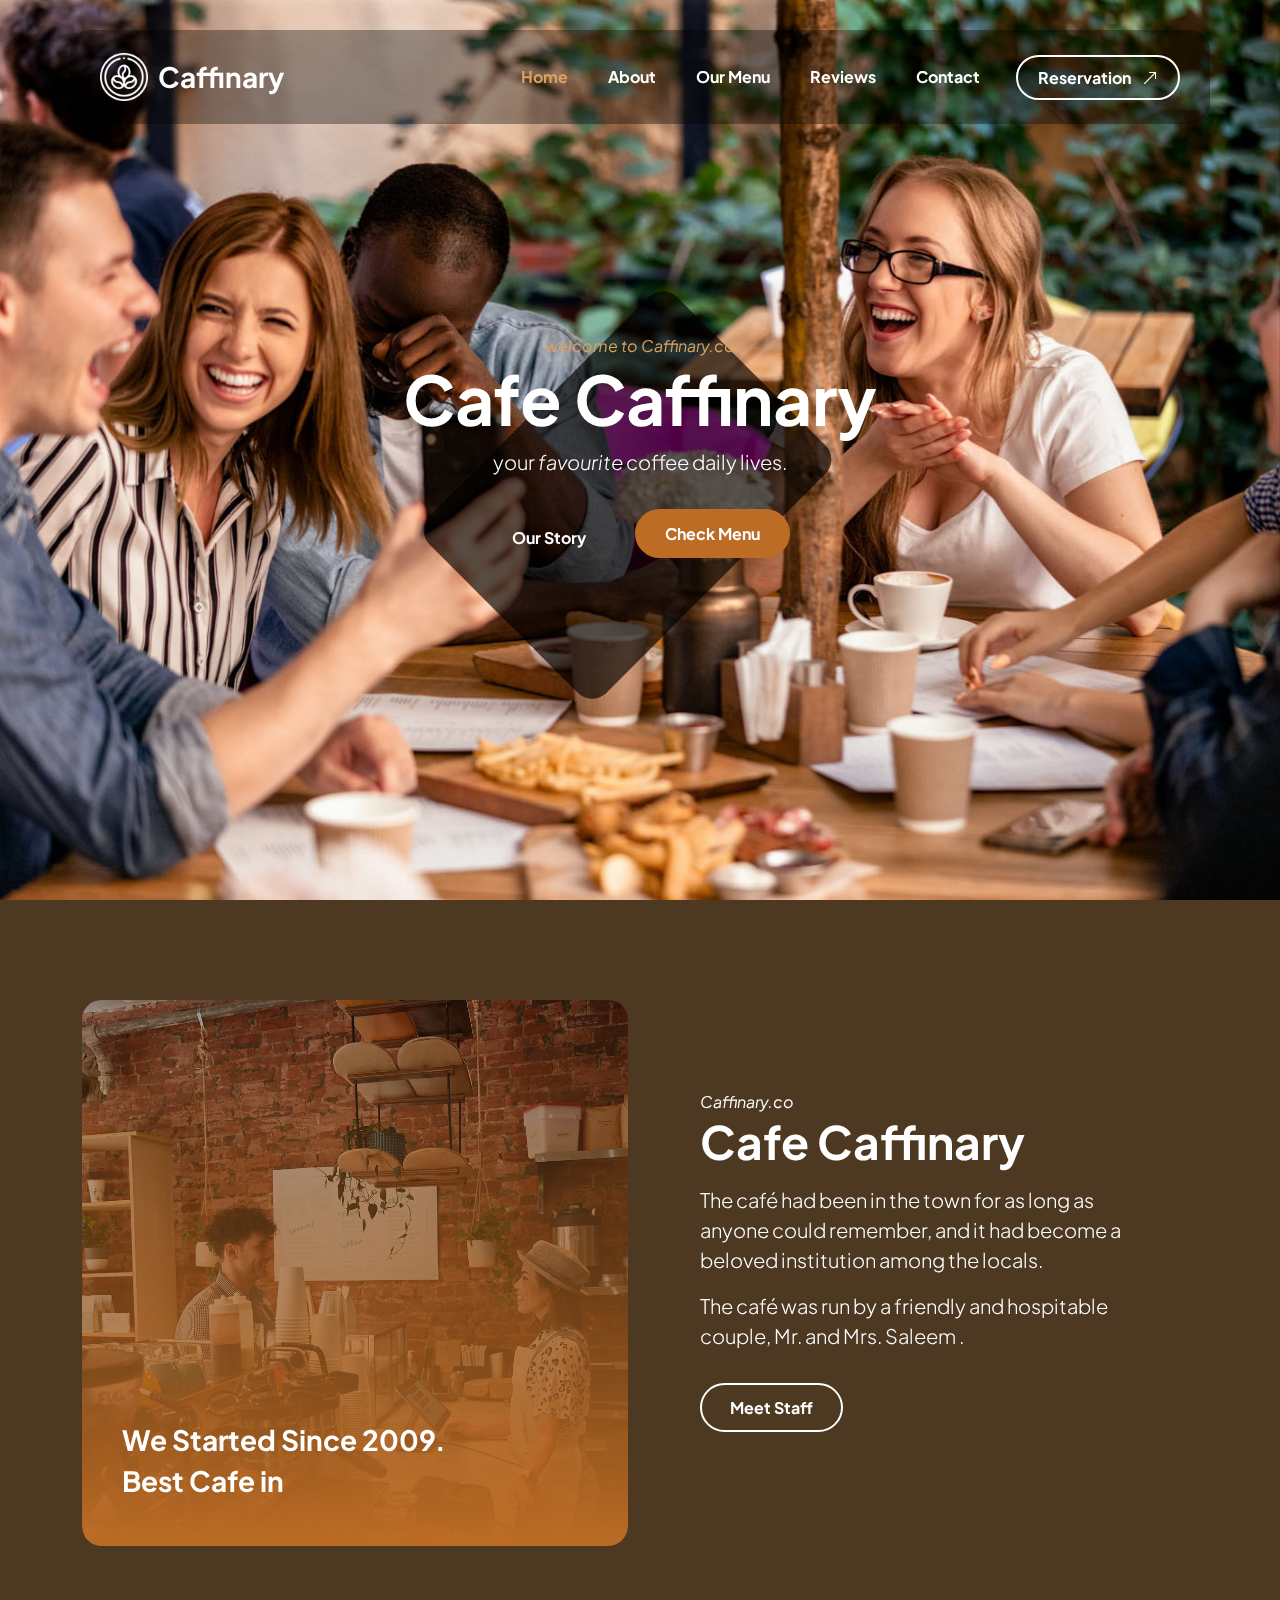
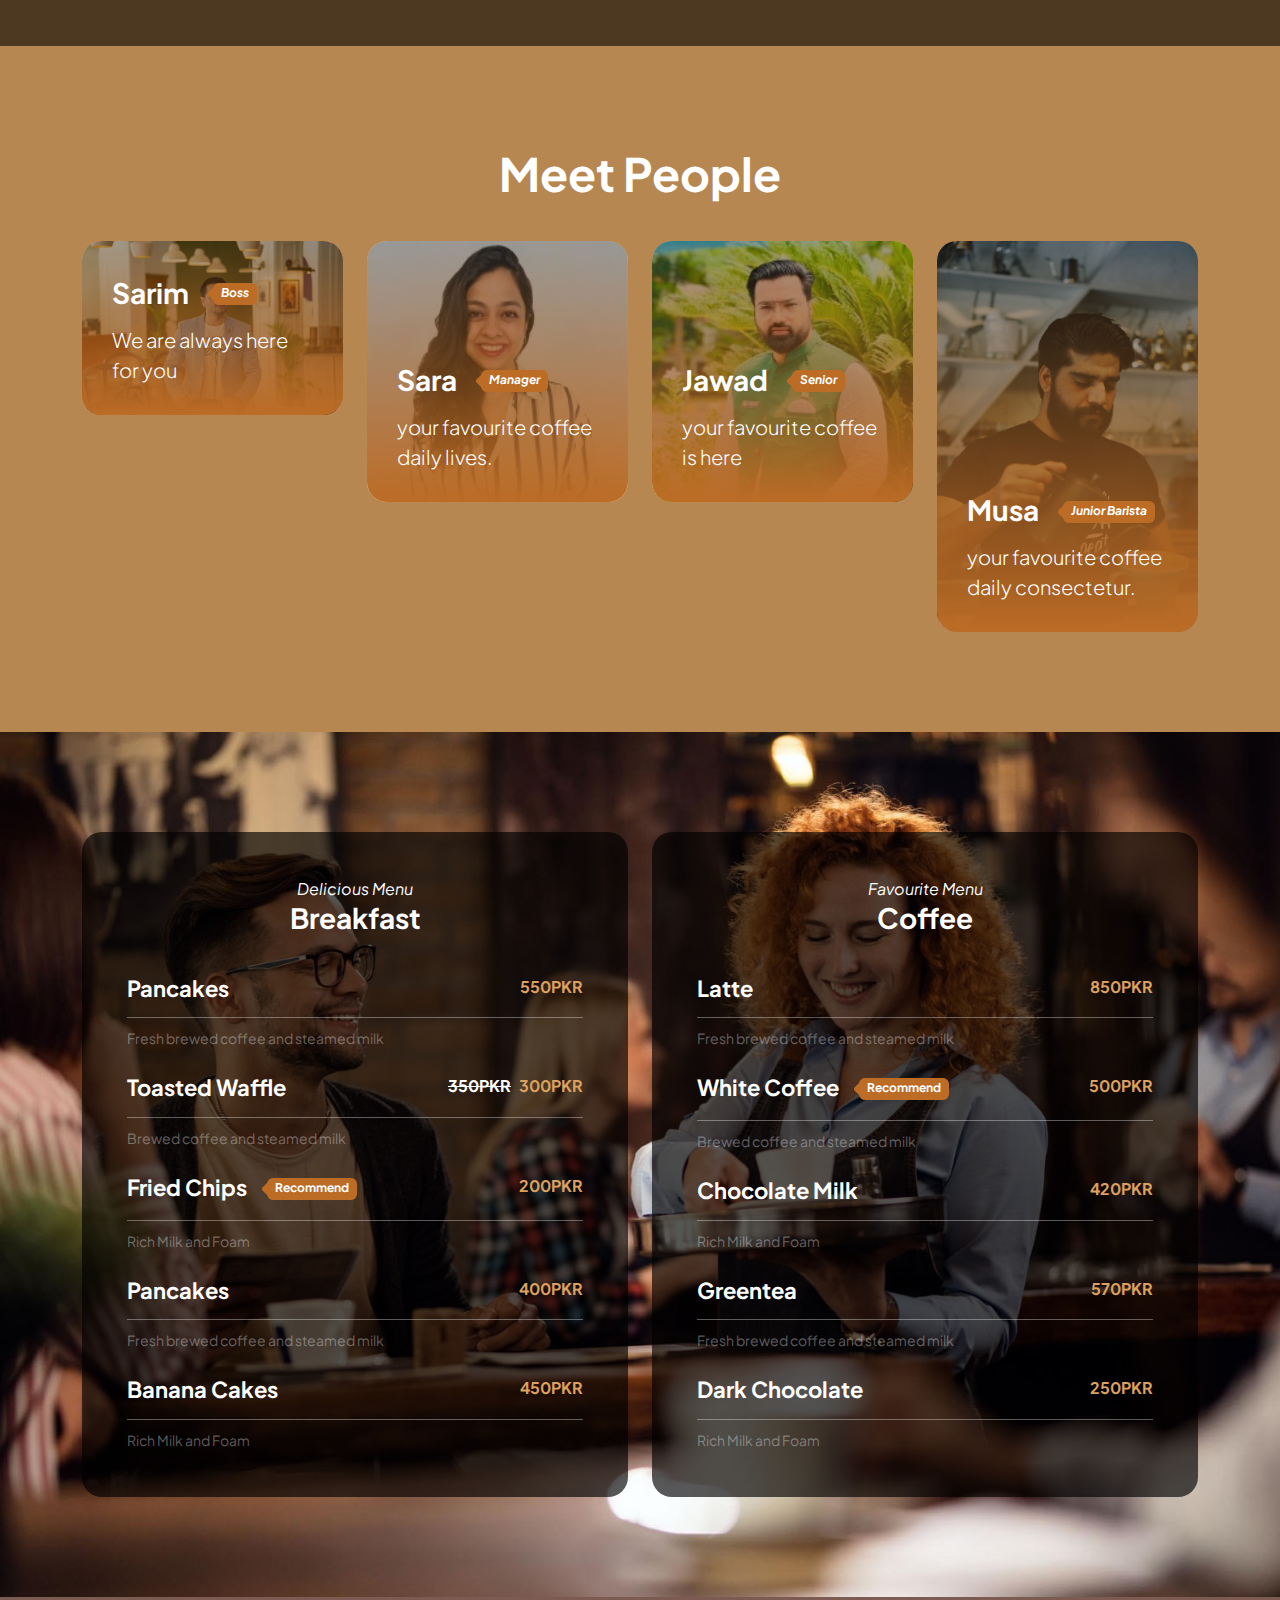
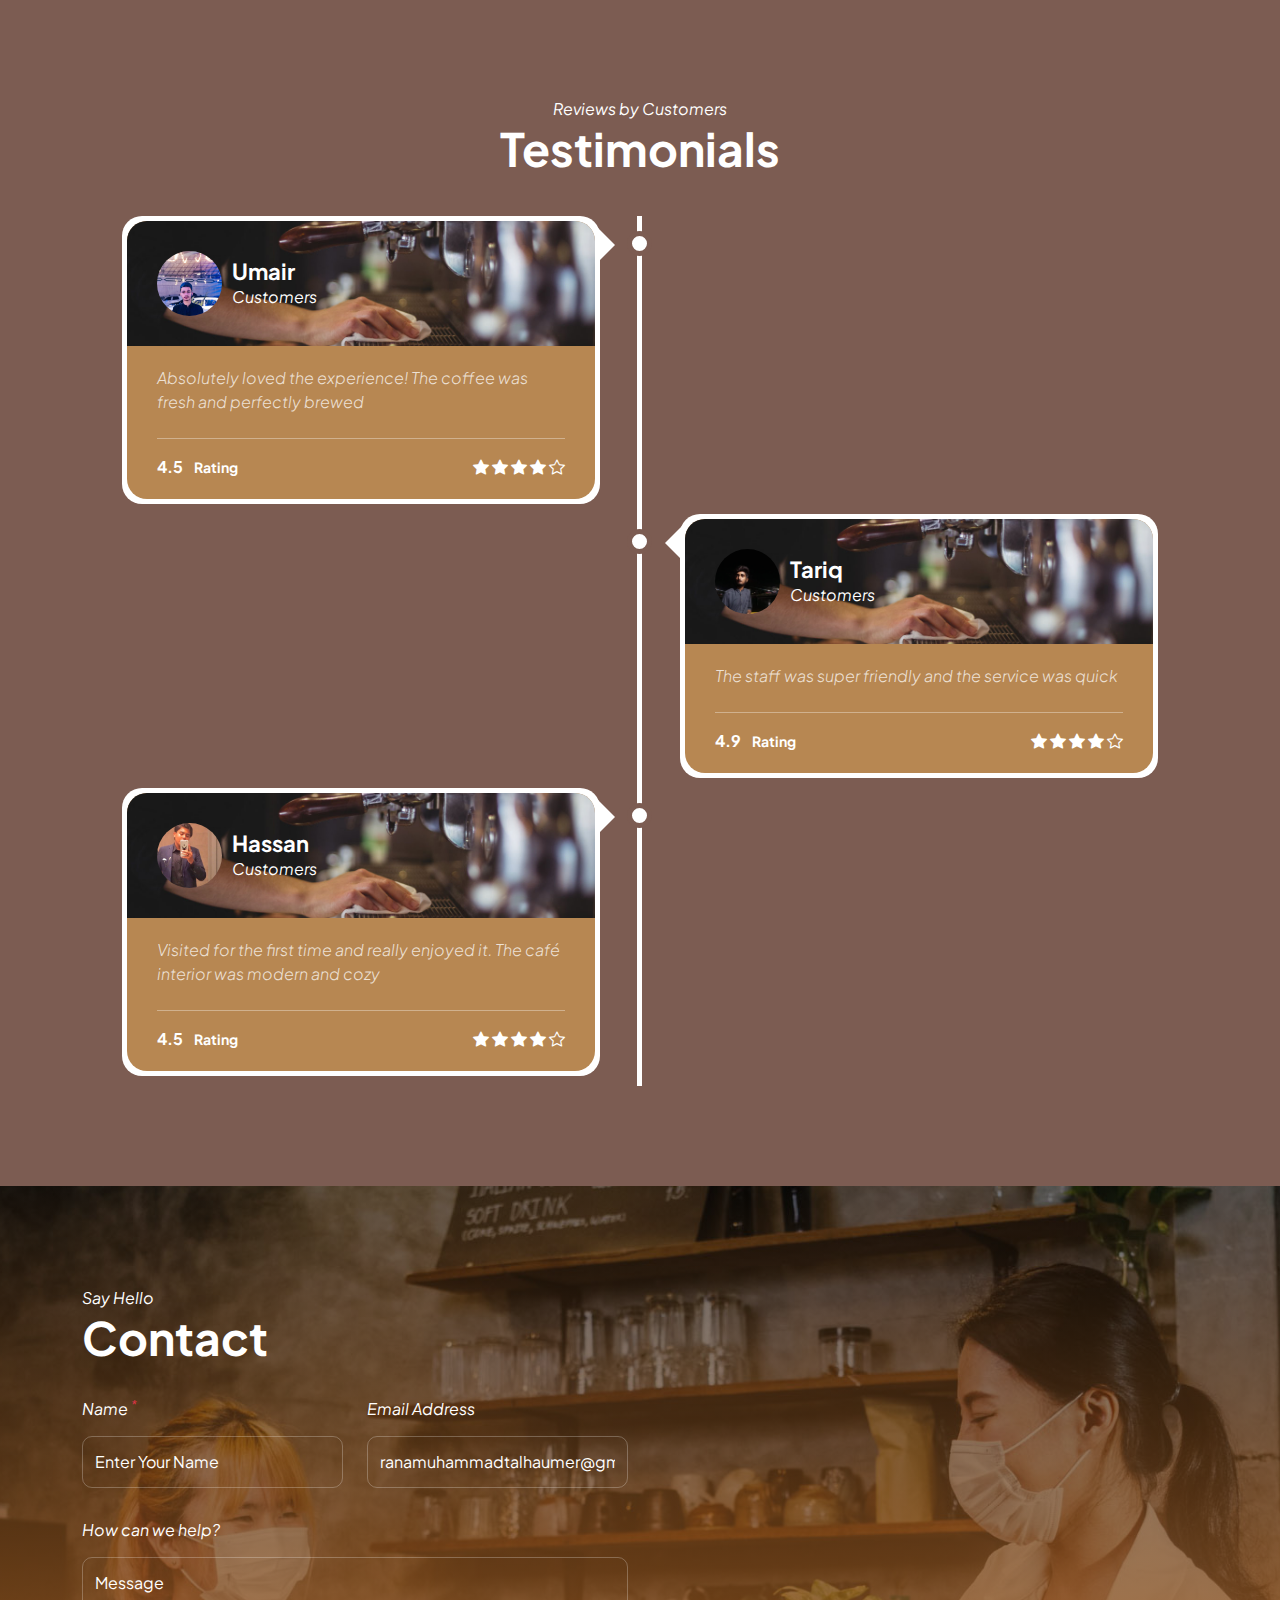
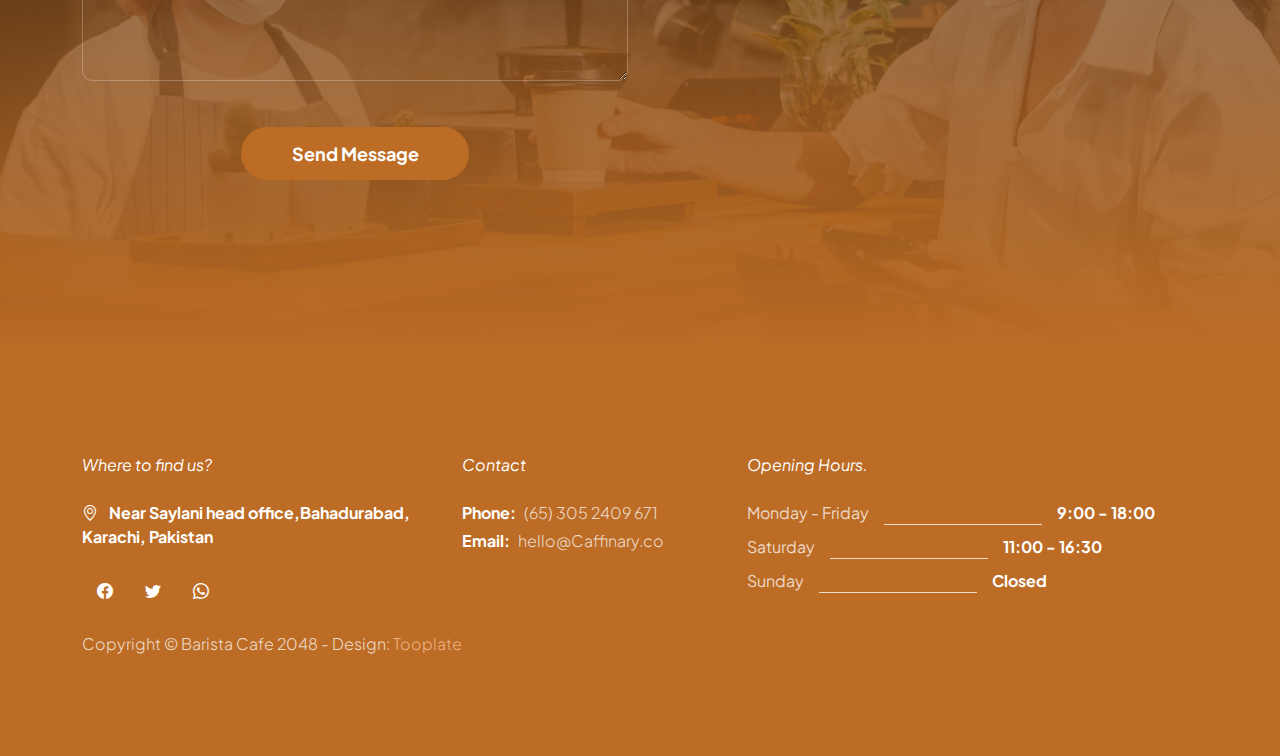
<file: index.html>
<!doctype html>
<html lang="en">
    <head>
        <meta charset="utf-8">
        <meta name="viewport" content="width=device-width, initial-scale=1">

        <meta name="description" content="">
        <meta name="author" content="">
<link rel="icon" type="/favicon.jpg" href="/favicon.jpg">

        <title>Caffinary Cafe</title>

        <!-- CSS FILES -->                
        <link rel="preconnect" href="https://fonts.googleapis.com">
        
        <link rel="preconnect" href="https://fonts.gstatic.com" crossorigin>

        <link href="https://fonts.googleapis.com/css2?family=Plus+Jakarta+Sans:ital,wght@0,200;0,400;0,600;0,700;1,200;1,700&display=swap" rel="stylesheet">
            
        <link href="css/bootstrap.min.css" rel="stylesheet">

        <link href="css/bootstrap-icons.css" rel="stylesheet">

        <link href="css/vegas.min.css" rel="stylesheet">

        <link href="css/tooplate-barista.css" rel="stylesheet">
        
<!--

Tooplate 2137 Barista Cafe

https://www.tooplate.com/view/2137-barista-cafe

Bootstrap 5 HTML CSS Template

-->
    </head>
    
    <body>
                
            <main>
                <nav class="navbar navbar-expand-lg">                
                    <div class="container">
                        <a class="navbar-brand d-flex align-items-center" href="index.html">
                            <img src="images/coffee-beans.png" class="navbar-brand-image img-fluid" >
                            Caffinary
                        </a>
        
                        <button class="navbar-toggler" type="button" data-bs-toggle="collapse" data-bs-target="#navbarNav" aria-controls="navbarNav" aria-expanded="false" aria-label="Toggle navigation">
                            <span class="navbar-toggler-icon"></span>
                        </button>
        
                        <div class="collapse navbar-collapse" id="navbarNav">
                            <ul class="navbar-nav ms-lg-auto">
                                <li class="nav-item">
                                    <a class="nav-link click-scroll" href="#section_1">Home</a>
                                </li>
        
                                <li class="nav-item">
                                    <a class="nav-link click-scroll" href="#section_2">About</a>
                                </li>

                                <li class="nav-item">
                                    <a class="nav-link click-scroll" href="#section_3">Our Menu</a>
                                </li>

                                <li class="nav-item">
                                    <a class="nav-link click-scroll" href="#section_4">Reviews</a>
                                </li>

                                <li class="nav-item">
                                    <a class="nav-link click-scroll" href="#section_5">Contact</a>
                                </li>
                            </ul>

                            <div class="ms-lg-3">
                                <a class="btn custom-btn custom-border-btn" href="reservation.html">
                                    Reservation
                                    <i class="bi-arrow-up-right ms-2"></i>
                                </a>
                            </div>
                        </div>
                    </div>
                </nav>


                <section class="hero-section d-flex justify-content-center align-items-center" id="section_1">

                    <div class="container">
                        <div class="row align-items-center">

                            <div class="col-lg-6 col-12 mx-auto">
                                <em class="small-text">welcome to Caffinary.co</em>
                                
                                <h1>Cafe Caffinary</h1>

                                <p class="text-white mb-4 pb-lg-2">
                                    your <em>favourite</em> coffee daily lives.
                                </p>

                                <a class="btn custom-btn custom-border-btn smoothscroll me-3" href="#section_2">
                                    Our Story
                                </a>

                                <a class="btn custom-btn smoothscroll me-2 mb-2" href="#section_3"><strong>Check Menu</strong></a>
                            </div>

                        </div>
                    </div>

                    <div class="hero-slides"></div>
                </section>


                <section class="about-section section-padding" id="section_2">
                    <div class="section-overlay"></div>
                    <div class="container">
                        <div class="row align-items-center">

                            <div class="col-lg-6 col-12">
                                <div class="ratio ratio-1x1">
                                    <video autoplay="" loop="" muted="" class="custom-video" poster="">
                                        <source src="videos/pexels-mike-jones-9046237.mp4" type="video/mp4">

                                        Your browser does not support the video tag.
                                    </video>

                                    <div class="about-video-info d-flex flex-column">
                                        <h4 class="mt-auto">We Started Since 2009.</h4>

                                        <h4>Best Cafe in </h4>
                                    </div>
                                </div>
                            </div>

                            <div class="col-lg-5 col-12 mt-4 mt-lg-0 mx-auto">
                                <em class="text-white">Caffinary.co</em>

                                <h2 class="text-white mb-3">Cafe Caffinary</h2>

                                <p class="text-white">The café had been in the town for as long as anyone could remember, and it had become a beloved institution among the locals.</p>

                                <p class="text-white">The café was run by a friendly and hospitable couple, Mr. and Mrs. Saleem <a rel="nofollow"  target="_blank"></a>.</p>

                                <a href="#barista-team" class="smoothscroll btn custom-btn custom-border-btn mt-3 mb-4">Meet Staff</a>
                            </div>

                        </div>
                    </div>
                </section>


                <section class="barista-section section-padding section-bg" id="barista-team">
                    <div class="container">
                        <div class="row justify-content-center">

                            <div class="col-lg-12 col-12 text-center mb-4 pb-lg-2">
                                

                                <h2 class="text-white">Meet People</h2>
                            </div>

                            <div class="col-lg-3 col-md-6 col-12 mb-4">
                                <div class="team-block-wrap">
                                    <div class="team-block-info d-flex flex-column">
                                        <div class="d-flex mt-auto mb-3">
                                            <h4 class="text-white mb-0">Sarim</h4>

                                            <p class="badge ms-4"><em>Boss</em></p>
                                        </div>

                                        <p class="text-white mb-0">We are always here for you</p>
                                    </div>

                                    <div class="team-block-image-wrap">
                                        <img src="/cafeboss.webp" class="team-block-image img-fluid" alt="">
                                    </div>
                                </div>
                            </div>

                            <div class="col-lg-3 col-md-6 col-12 mb-4">
                                <div class="team-block-wrap">
                                    <div class="team-block-info d-flex flex-column">
                                        <div class="d-flex mt-auto mb-3">
                                            <h4 class="text-white mb-0">Sara</h4>

                                            <p class="badge ms-4"><em>Manager</em></p>
                                        </div>

                                        <p class="text-white mb-0">your favourite coffee daily lives.</p>
                                    </div>

                                    <div class="team-block-image-wrap">
                                        <img src="/cafemanager.jpg" class="team-block-image img-fluid" alt="">
                                    </div>
                                </div>
                            </div>

                            <div class="col-lg-3 col-md-6 col-12 mb-4">
                                <div class="team-block-wrap">
                                    <div class="team-block-info d-flex flex-column">
                                        <div class="d-flex mt-auto mb-3">
                                            <h4 class="text-white mb-0">Jawad</h4>

                                            <p class="badge ms-4"><em>Senior</em></p>
                                        </div>

                                        <p class="text-white mb-0">your favourite coffee is here</p>
                                    </div>

                                    <div class="team-block-image-wrap">
                                        <img src="/cafesenior.jpg" class="team-block-image img-fluid" alt="">
                                    </div>
                                </div>
                            </div>

                            <div class="col-lg-3 col-md-6 col-12">
                                <div class="team-block-wrap">
                                    <div class="team-block-info d-flex flex-column">
                                        <div class="d-flex mt-auto mb-3">
                                            <h4 class="text-white mb-0">Musa </h4>

                                            <p class="badge ms-4"><em>Junior Barista</em></p>
                                        </div>

                                        <p class="text-white mb-0">your favourite coffee daily consectetur.</p>
                                    </div>

                                    <div class="team-block-image-wrap">
                                        <img src="/junior barista.jpg" class="team-block-image img-fluid" alt="">
                                    </div>
                                </div>
                            </div>

                        </div>
                    </div>
                </section>


                <section class="menu-section section-padding" id="section_3">
                    <div class="container">
                        <div class="row">

                            <div class="col-lg-6 col-12 mb-4 mb-lg-0">
                                <div class="menu-block-wrap">
                                    <div class="text-center mb-4 pb-lg-2">
                                        <em class="text-white">Delicious Menu</em>
                                        <h4 class="text-white">Breakfast</h4>
                                    </div>

                                    <div class="menu-block">
                                        <div class="d-flex">
                                            <h6>Pancakes</h6>
                                        
                                            <span class="underline"></span>

                                            <strong class="ms-auto">550PKR</strong>
                                        </div>

                                        <div class="border-top mt-2 pt-2">
                                            <small>Fresh brewed coffee and steamed milk</small>
                                        </div>
                                    </div>

                                    <div class="menu-block my-4">
                                        <div class="d-flex">
                                            <h6>
                                                Toasted Waffle
                                            </h6>
                                        
                                            <span class="underline"></span>

                                            <strong class="text-white ms-auto"><del>350PKR</del></strong>

                                            <strong class="ms-2">300PKR</strong>
                                        </div>

                                        <div class="border-top mt-2 pt-2">
                                            <small>Brewed coffee and steamed milk</small>
                                        </div>
                                    </div>

                                    <div class="menu-block">
                                        <div class="d-flex">
                                            <h6>Fried Chips
                                                <span class="badge ms-3">Recommend</span>
                                            </h6>
                                        
                                            <span class="underline"></span>

                                            <strong class="ms-auto">200PKR</strong>
                                        </div>

                                        <div class="border-top mt-2 pt-2">
                                            <small>Rich Milk and Foam</small>
                                        </div>
                                    </div>

                                    <div class="menu-block my-4">
                                        <div class="d-flex">
                                            <h6>Pancakes</h6>
                                        
                                            <span class="underline"></span>

                                            <strong class="ms-auto">400PKR</strong>
                                        </div>

                                        <div class="border-top mt-2 pt-2">
                                            <small>Fresh brewed coffee and steamed milk</small>
                                        </div>
                                    </div>

                                    <div class="menu-block">
                                        <div class="d-flex">
                                            <h6>Banana Cakes</h6>
                                        
                                            <span class="underline"></span>

                                            <strong class="ms-auto">450PKR</strong>
                                        </div>

                                        <div class="border-top mt-2 pt-2">
                                            <small>Rich Milk and Foam</small>
                                        </div>
                                    </div>
                                </div>
                            </div>

                            <div class="col-lg-6 col-12">
                                <div class="menu-block-wrap">
                                    <div class="text-center mb-4 pb-lg-2">
                                        <em class="text-white">Favourite Menu</em>
                                        <h4 class="text-white">Coffee</h4>
                                    </div>

                                    <div class="menu-block">
                                        <div class="d-flex">
                                            <h6>Latte</h6>
                                        
                                            <span class="underline"></span>

                                            <strong class="text-white ms-auto"><del></del></strong>

                                            <strong class="ms-2">850PKR</strong>
                                        </div>

                                        <div class="border-top mt-2 pt-2">
                                            <small>Fresh brewed coffee and steamed milk</small>
                                        </div>
                                    </div>

                                    <div class="menu-block my-4">
                                        <div class="d-flex">
                                            <h6>
                                                White Coffee
                                                <span class="badge ms-3">Recommend</span>
                                            </h6>
                                        
                                            <span class="underline"></span>

                                            <strong class="ms-auto">500PKR</strong>
                                        </div>

                                        <div class="border-top mt-2 pt-2">
                                            <small>Brewed coffee and steamed milk</small>
                                        </div>
                                    </div>

                                    <div class="menu-block">
                                        <div class="d-flex">
                                            <h6>Chocolate Milk</h6>
                                        
                                            <span class="underline"></span>

                                            <strong class="ms-auto">420PKR</strong>
                                        </div>

                                        <div class="border-top mt-2 pt-2">
                                            <small>Rich Milk and Foam</small>
                                        </div>
                                    </div>

                                    <div class="menu-block my-4">
                                        <div class="d-flex">
                                            <h6>Greentea</h6>
                                        
                                            <span class="underline"></span>

                                            <strong class="ms-auto">570PKR</strong>
                                        </div>

                                        <div class="border-top mt-2 pt-2">
                                            <small>Fresh brewed coffee and steamed milk</small>
                                        </div>
                                    </div>

                                    <div class="menu-block">
                                        <div class="d-flex">
                                            <h6>Dark Chocolate</h6>
                                        
                                            <span class="underline"></span>

                                            <strong class="ms-auto">250PKR</strong>
                                        </div>

                                        <div class="border-top mt-2 pt-2">
                                            <small>Rich Milk and Foam</small>
                                        </div>
                                    </div>
                                </div>
                            </div>

                        </div>
                    </div>
                </section>


                <section class="reviews-section section-padding section-bg" id="section_4">
                    <div class="container">
                        <div class="row justify-content-center">

                            <div class="col-lg-12 col-12 text-center mb-4 pb-lg-2">
                                <em class="text-white">Reviews by Customers</em>

                                <h2 class="text-white">Testimonials</h2>
                            </div>

                            <div class="timeline">
                                <div class="timeline-container timeline-container-left">
                                    <div class="timeline-content">
                                        <div class="reviews-block">
                                            <div class="reviews-block-image-wrap d-flex align-items-center">
                                                <img src="/customer1.jfif" class="reviews-block-image img-fluid" alt="">

                                                <div class="">
                                                    <h6 class="text-white mb-0">Umair</h6>
                                                    <em class="text-white"> Customers</em>
                                                </div>
                                            </div>

                                            <div class="reviews-block-info">
                                                <p>Absolutely loved the experience! The coffee was fresh and perfectly brewed</p>

                                                <div class="d-flex border-top pt-3 mt-4">
                                                    <strong class="text-white">4.5 <small class="ms-2">Rating</small></strong>

                                                    <div class="reviews-group ms-auto">
                                                        <i class="bi-star-fill"></i>
                                                        <i class="bi-star-fill"></i>
                                                        <i class="bi-star-fill"></i>
                                                        <i class="bi-star-fill"></i>
                                                        <i class="bi-star"></i>
                                                    </div>
                                                </div>
                                            </div>
                                        </div>
                                    </div>
                                </div>

                                <div class="timeline-container timeline-container-right">
                                    <div class="timeline-content">
                                        <div class="reviews-block">
                                            <div class="reviews-block-image-wrap d-flex align-items-center">
                                                <img src="/customer2.jfif" class="reviews-block-image img-fluid" alt="">

                                                <div class="">
                                                    <h6 class="text-white mb-0">Tariq</h6>
                                                    <em class="text-white"> Customers</em>
                                                </div>
                                            </div>

                                            <div class="reviews-block-info">
                                                <p>The staff was super friendly and the service was quick</p>

                                                <div class="d-flex border-top pt-3 mt-4">
                                                    <strong class="text-white">4.9 <small class="ms-2">Rating</small></strong>

                                                    <div class="reviews-group ms-auto">
                                                        <i class="bi-star-fill"></i>
                                                        <i class="bi-star-fill"></i>
                                                        <i class="bi-star-fill"></i>
                                                        <i class="bi-star-fill"></i>
                                                        <i class="bi-star"></i>
                                                    </div>
                                                </div>
                                            </div>
                                        </div>
                                    </div>
                                </div>

                                <div class="timeline-container timeline-container-left">
                                    <div class="timeline-content">
                                        <div class="reviews-block">
                                            <div class="reviews-block-image-wrap d-flex align-items-center">
                                                <img src="/customer3.jpeg" class="reviews-block-image img-fluid" alt="">

                                                <div class="">
                                                    <h6 class="text-white mb-0">Hassan</h6>
                                                    <em class="text-white"> Customers</em>
                                                </div>
                                            </div>

                                            <div class="reviews-block-info">
                                                <p>Visited for the first time and really enjoyed it. The café interior was modern and cozy</p>

                                                <div class="d-flex border-top pt-3 mt-4">
                                                    <strong class="text-white">4.5 <small class="ms-2">Rating</small></strong>

                                                    <div class="reviews-group ms-auto">
                                                        <i class="bi-star-fill"></i>
                                                        <i class="bi-star-fill"></i>
                                                        <i class="bi-star-fill"></i>
                                                        <i class="bi-star-fill"></i>
                                                        <i class="bi-star"></i>
                                                    </div>
                                                </div>
                                            </div>
                                        </div>
                                    </div>
                                </div>
                            </div>

                        </div>
                    </div>
                </section>


                <section class="contact-section section-padding" id="section_5">
                    <div class="container">
                        <div class="row">   

                            <div class="col-lg-12 col-12">
                                <em class="text-white">Say Hello</em>
                                <h2 class="text-white mb-4 pb-lg-2">Contact</h2>
                            </div>

                            <div class="col-lg-6 col-12">
                                <form action="#" method="post" class="custom-form contact-form" role="form">

                                <div class="row">
                                    
                                    <div class="col-lg-6 col-12">
                                        <label for="name" class="form-label">Name <sup class="text-danger">*</sup></label>

                                        <input type="text" name="name" id="name" class="form-control" placeholder="Enter Your Name" required="">
                                    </div>

                                    <div class="col-lg-6 col-12">
                                        <label for="email" class="form-label">Email Address</label>

                                        <input type="email" name="email" id="email" pattern="[^ @]*@[^ @]*" class="form-control" placeholder="ranamuhammadtalhaumer@gmail.com" required="">
                                    </div>

                                    <div class="col-12">
                                        <label for="message" class="form-label">How can we help?</label>

                                        <textarea name="message" rows="4" class="form-control" id="message" placeholder="Message" required=""></textarea>
                                        
                                    </div>
                                </div>

                                <div class="col-lg-5 col-12 mx-auto mt-3">
                                    <button type="submit" class="form-control">Send Message</button>
                                </div>
                            </form>
                            </div>

                            <div class="col-lg-6 col-12 mx-auto mt-5 mt-lg-0 ps-lg-5">
                              <iframe src="https://www.google.com/maps/embed?pb=!1m18!1m12!1m3!1d115806.6484387222!2d66.93287206944073!3d24.89942227559525!2m3!1f0!2f0!3f0!3m2!1i1024!2i768!4f13.1!3m3!1m2!1s0x3eb33eebb56aaaab%3A0x27ab04809ef5020a!2sSaylani%20Welfare%20International%20Trust%20Head%20Office.!5e0!3m2!1sen!2s!4v1748119941119!5m2!1sen!2s" width="600" height="450" style="border:0;" allowfullscreen="" loading="lazy" referrerpolicy="no-referrer-when-downgrade"></iframe> 
                            </div>

                        </div>
                    </div>
                </section>


                <footer class="site-footer">
                    <div class="container">
                        <div class="row">

                            <div class="col-lg-4 col-12 me-auto">
                                <em class="text-white d-block mb-4">Where to find us?</em>

                                <strong class="text-white">
                                    <i class="bi-geo-alt me-2"></i>
                                    Near Saylani head office,Bahadurabad, Karachi, Pakistan
                                </strong>

                                <ul class="social-icon mt-4">
                                    <li class="social-icon-item">
                                        <a href="#" class="social-icon-link bi-facebook">
                                        </a>
                                    </li>
        
                                    <li class="social-icon-item">
                                        <a href="https://x.com/minthu" target="_new" class="social-icon-link bi-twitter">
                                        </a>
                                    </li>

                                    <li class="social-icon-item">
                                        <a href="#" class="social-icon-link bi-whatsapp">
                                        </a>
                                    </li>
                                </ul>
                            </div>

                            <div class="col-lg-3 col-12 mt-4 mb-3 mt-lg-0 mb-lg-0">
                                <em class="text-white d-block mb-4">Contact</em>

                                <p class="d-flex mb-1">
                                    <strong class="me-2">Phone:</strong>
                                    <a href="tel: 305-240-9671" class="site-footer-link">
                                        (65) 
                                        305 2409 671
                                    </a>
                                </p>

                                <p class="d-flex">
                                    <strong class="me-2">Email:</strong>

                                    <a href="mailto:info@yourgmail.com" class="site-footer-link">
                                        hello@Caffinary.co
                                    </a>
                                </p>
                            </div>


                            <div class="col-lg-5 col-12">
                                <em class="text-white d-block mb-4">Opening Hours.</em>

                                <ul class="opening-hours-list">
                                    <li class="d-flex">
                                        Monday - Friday
                                        <span class="underline"></span>

                                        <strong>9:00 - 18:00</strong>
                                    </li>

                                    <li class="d-flex">
                                        Saturday
                                        <span class="underline"></span>

                                        <strong>11:00 - 16:30</strong>
                                    </li>

                                    <li class="d-flex">
                                        Sunday
                                        <span class="underline"></span>

                                        <strong>Closed</strong>
                                    </li>
                                </ul>
                            </div>

                            <div class="col-lg-8 col-12 mt-4">
                                <p class="copyright-text mb-0">Copyright © Barista Cafe 2048 
                                    - Design: <a rel="sponsored" href="https://www.tooplate.com" target="_blank">Tooplate</a></p>
                            </div>
                    </div>
                </footer>
            </main>

        <!-- JAVASCRIPT FILES -->
        <script src="js/jquery.min.js"></script>
        <script src="js/bootstrap.min.js"></script>
        <script src="js/jquery.sticky.js"></script>
        <script src="js/click-scroll.js"></script>
        <script src="js/vegas.min.js"></script>
        <script src="js/custom.js"></script>

    </body>
</html>
</file>
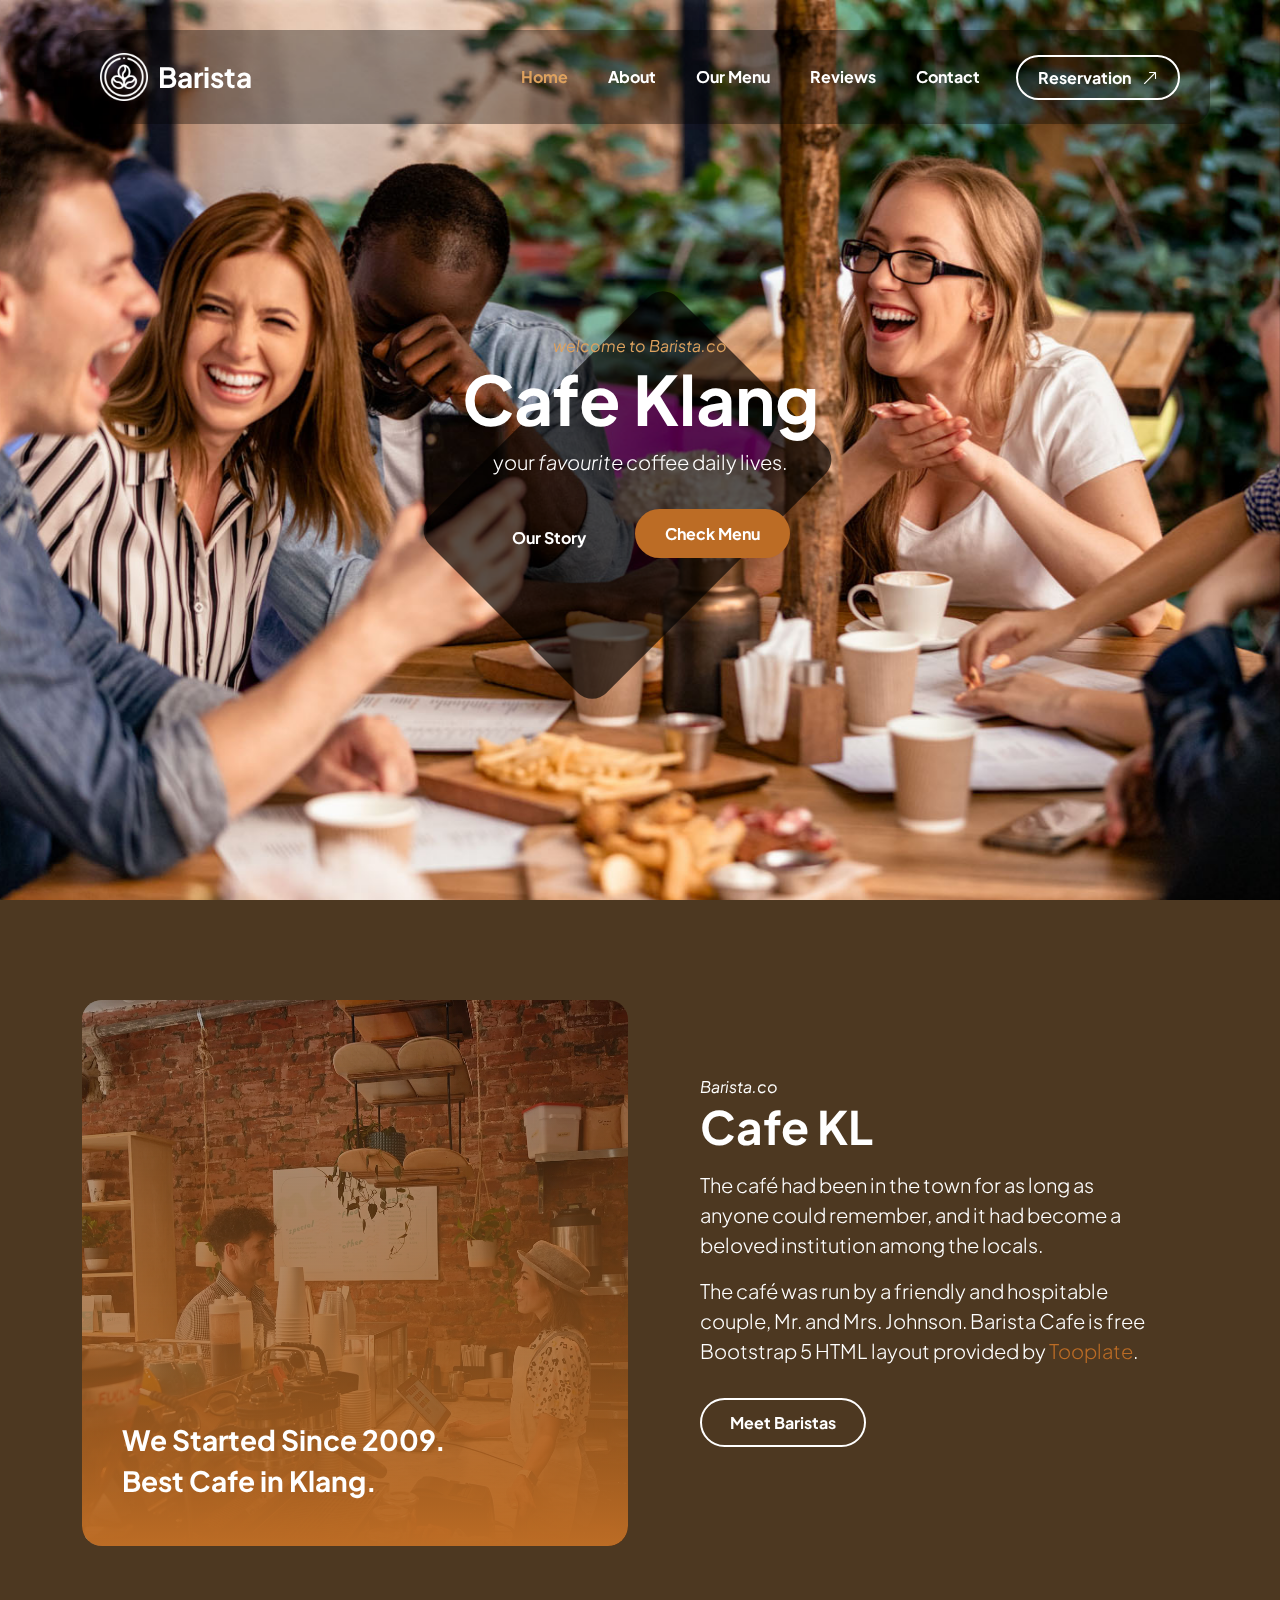
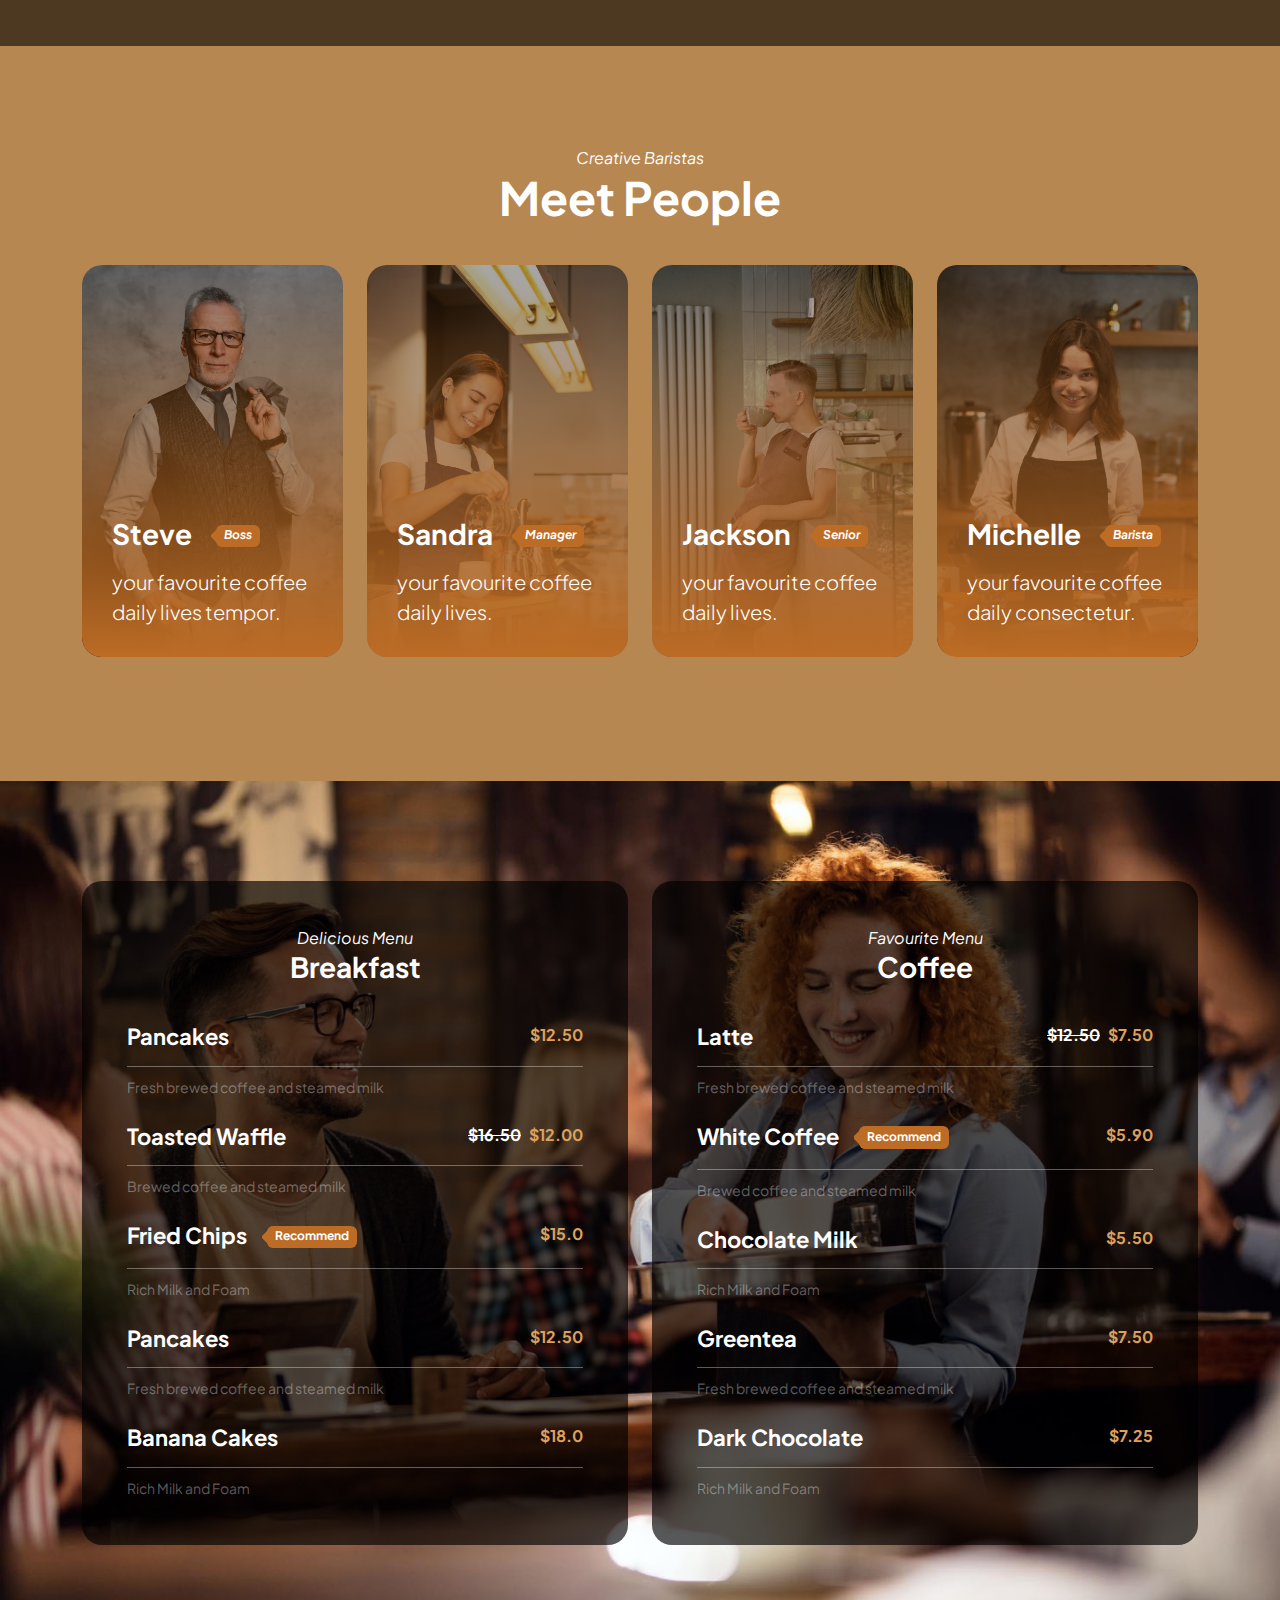
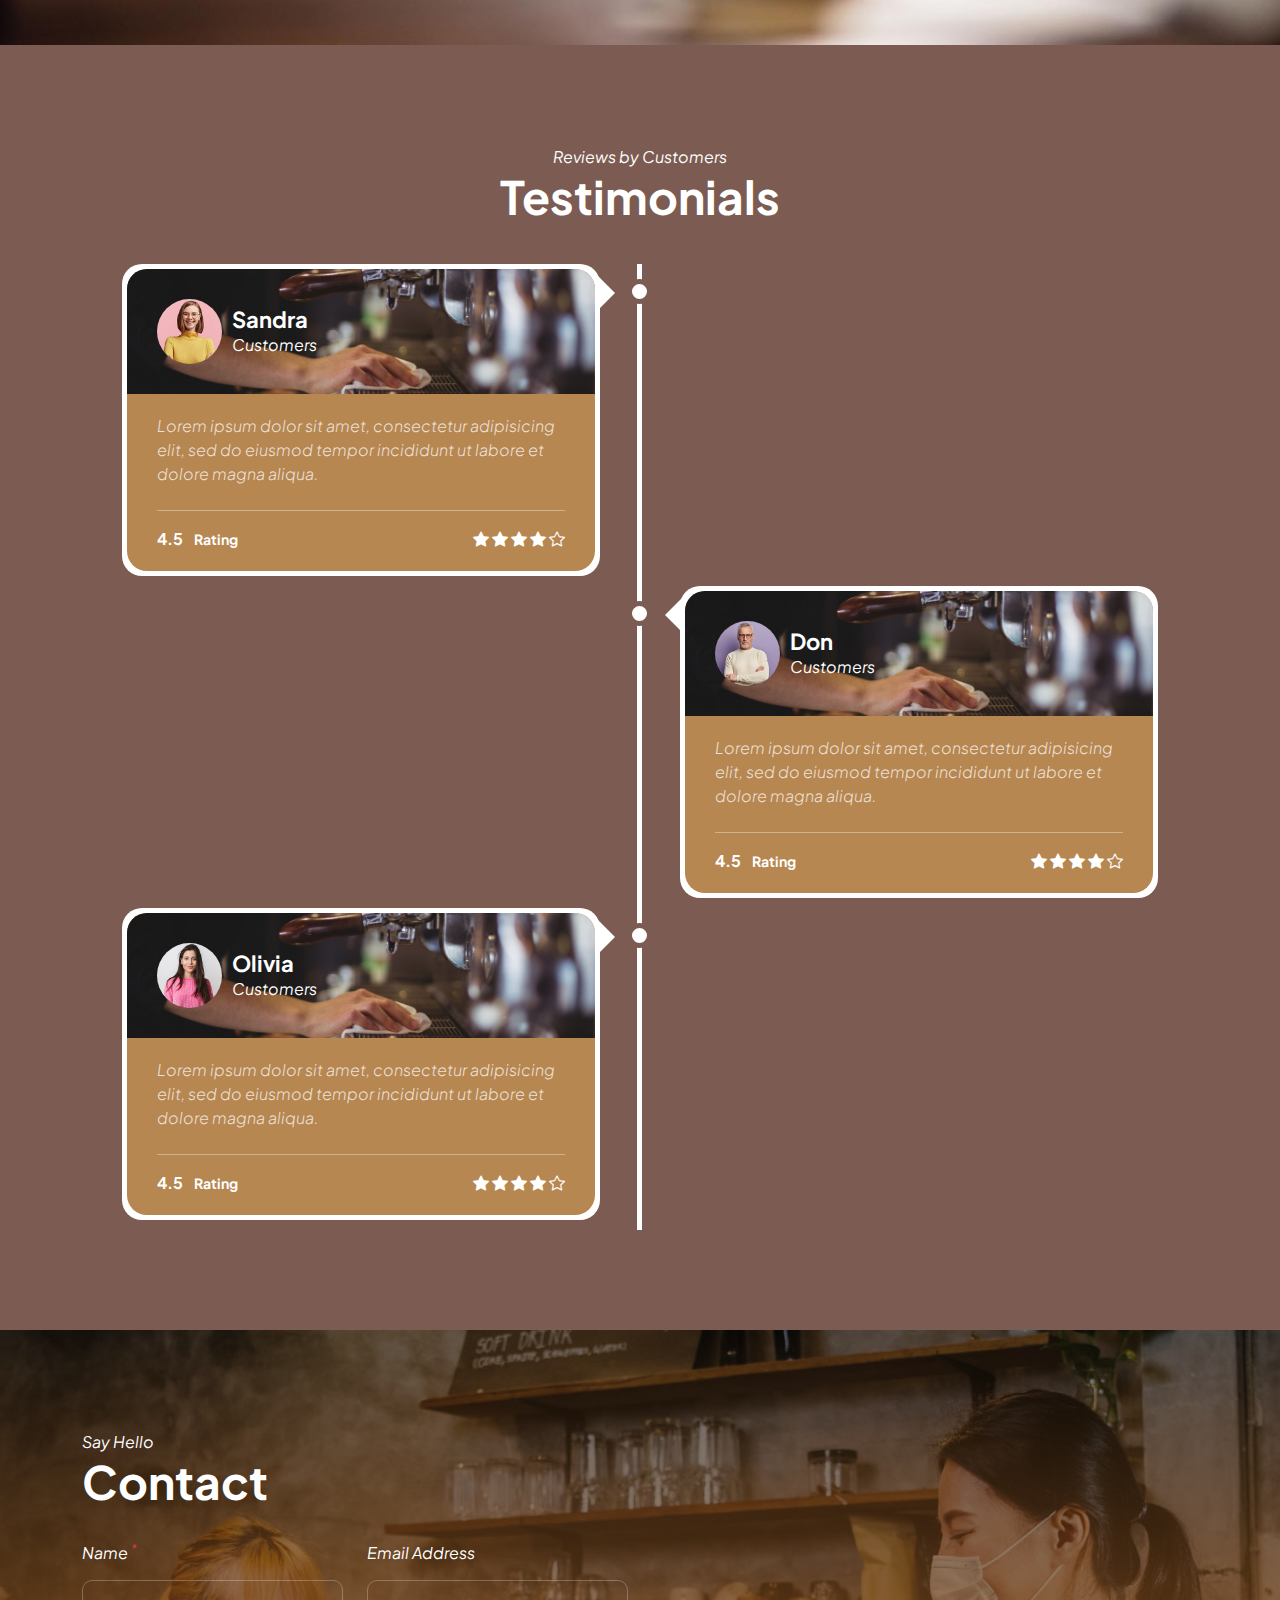
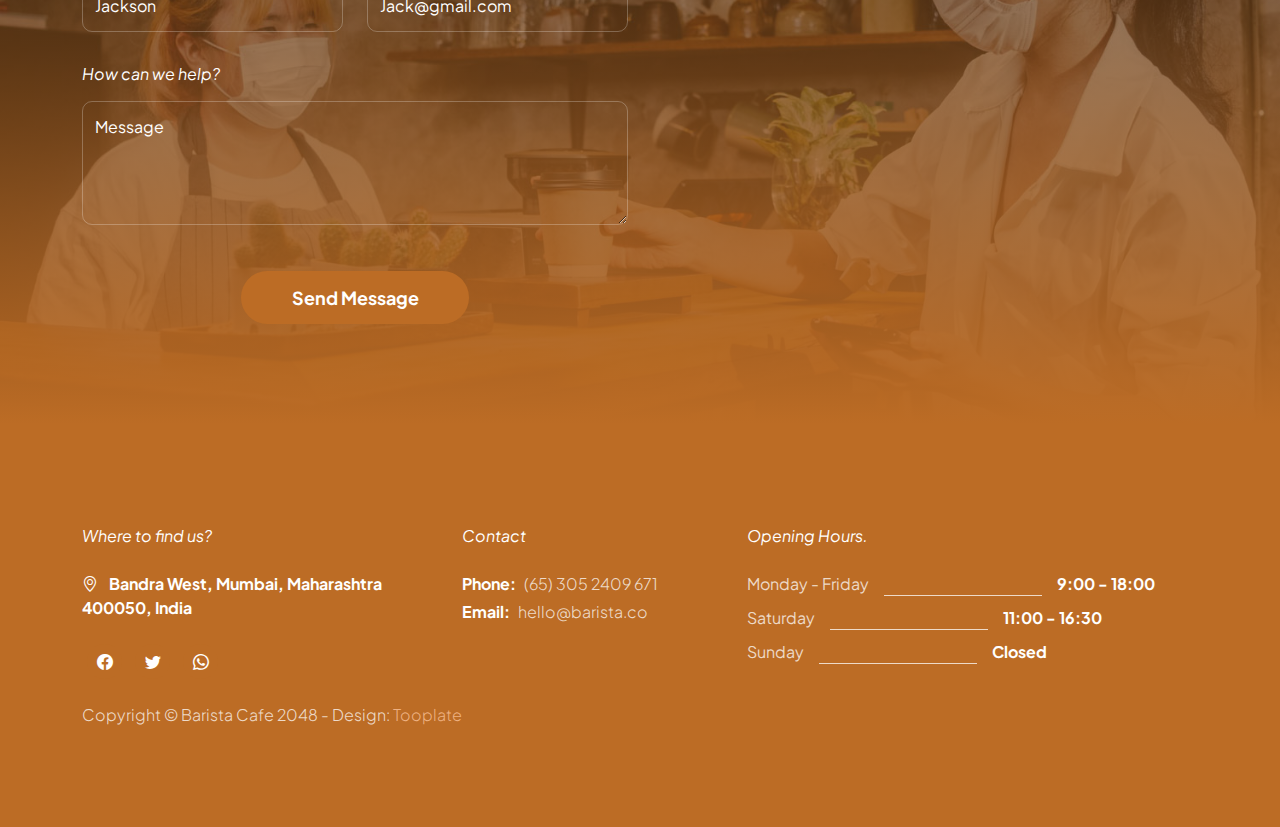
<file: 2137_barista_cafe/index.html>
<!doctype html>
<html lang="en">
    <head>
        <meta charset="utf-8">
        <meta name="viewport" content="width=device-width, initial-scale=1">

        <meta name="description" content="">
        <meta name="author" content="">

        <title>Barista Cafe HTML CSS Template</title>

        <!-- CSS FILES -->                
        <link rel="preconnect" href="https://fonts.googleapis.com">
        
        <link rel="preconnect" href="https://fonts.gstatic.com" crossorigin>

        <link href="https://fonts.googleapis.com/css2?family=Plus+Jakarta+Sans:ital,wght@0,200;0,400;0,600;0,700;1,200;1,700&display=swap" rel="stylesheet">
            
        <link href="css/bootstrap.min.css" rel="stylesheet">

        <link href="css/bootstrap-icons.css" rel="stylesheet">

        <link href="css/vegas.min.css" rel="stylesheet">

        <link href="css/tooplate-barista.css" rel="stylesheet">
        
<!--

Tooplate 2137 Barista Cafe

https://www.tooplate.com/view/2137-barista-cafe

Bootstrap 5 HTML CSS Template

-->
    </head>
    
    <body>
                
            <main>
                <nav class="navbar navbar-expand-lg">                
                    <div class="container">
                        <a class="navbar-brand d-flex align-items-center" href="index.html">
                            <img src="images/coffee-beans.png" class="navbar-brand-image img-fluid" alt="Barista Cafe Template">
                            Barista
                        </a>
        
                        <button class="navbar-toggler" type="button" data-bs-toggle="collapse" data-bs-target="#navbarNav" aria-controls="navbarNav" aria-expanded="false" aria-label="Toggle navigation">
                            <span class="navbar-toggler-icon"></span>
                        </button>
        
                        <div class="collapse navbar-collapse" id="navbarNav">
                            <ul class="navbar-nav ms-lg-auto">
                                <li class="nav-item">
                                    <a class="nav-link click-scroll" href="#section_1">Home</a>
                                </li>
        
                                <li class="nav-item">
                                    <a class="nav-link click-scroll" href="#section_2">About</a>
                                </li>

                                <li class="nav-item">
                                    <a class="nav-link click-scroll" href="#section_3">Our Menu</a>
                                </li>

                                <li class="nav-item">
                                    <a class="nav-link click-scroll" href="#section_4">Reviews</a>
                                </li>

                                <li class="nav-item">
                                    <a class="nav-link click-scroll" href="#section_5">Contact</a>
                                </li>
                            </ul>

                            <div class="ms-lg-3">
                                <a class="btn custom-btn custom-border-btn" href="reservation.html">
                                    Reservation
                                    <i class="bi-arrow-up-right ms-2"></i>
                                </a>
                            </div>
                        </div>
                    </div>
                </nav>


                <section class="hero-section d-flex justify-content-center align-items-center" id="section_1">

                    <div class="container">
                        <div class="row align-items-center">

                            <div class="col-lg-6 col-12 mx-auto">
                                <em class="small-text">welcome to Barista.co</em>
                                
                                <h1>Cafe Klang</h1>

                                <p class="text-white mb-4 pb-lg-2">
                                    your <em>favourite</em> coffee daily lives.
                                </p>

                                <a class="btn custom-btn custom-border-btn smoothscroll me-3" href="#section_2">
                                    Our Story
                                </a>

                                <a class="btn custom-btn smoothscroll me-2 mb-2" href="#section_3"><strong>Check Menu</strong></a>
                            </div>

                        </div>
                    </div>

                    <div class="hero-slides"></div>
                </section>


                <section class="about-section section-padding" id="section_2">
                    <div class="section-overlay"></div>
                    <div class="container">
                        <div class="row align-items-center">

                            <div class="col-lg-6 col-12">
                                <div class="ratio ratio-1x1">
                                    <video autoplay="" loop="" muted="" class="custom-video" poster="">
                                        <source src="videos/pexels-mike-jones-9046237.mp4" type="video/mp4">

                                        Your browser does not support the video tag.
                                    </video>

                                    <div class="about-video-info d-flex flex-column">
                                        <h4 class="mt-auto">We Started Since 2009.</h4>

                                        <h4>Best Cafe in Klang.</h4>
                                    </div>
                                </div>
                            </div>

                            <div class="col-lg-5 col-12 mt-4 mt-lg-0 mx-auto">
                                <em class="text-white">Barista.co</em>

                                <h2 class="text-white mb-3">Cafe KL</h2>

                                <p class="text-white">The café had been in the town for as long as anyone could remember, and it had become a beloved institution among the locals.</p>

                                <p class="text-white">The café was run by a friendly and hospitable couple, Mr. and Mrs. Johnson. Barista Cafe is free Bootstrap 5 HTML layout provided by <a rel="nofollow" href="https://www.tooplate.com" target="_blank">Tooplate</a>.</p>

                                <a href="#barista-team" class="smoothscroll btn custom-btn custom-border-btn mt-3 mb-4">Meet Baristas</a>
                            </div>

                        </div>
                    </div>
                </section>


                <section class="barista-section section-padding section-bg" id="barista-team">
                    <div class="container">
                        <div class="row justify-content-center">

                            <div class="col-lg-12 col-12 text-center mb-4 pb-lg-2">
                                <em class="text-white">Creative Baristas</em>

                                <h2 class="text-white">Meet People</h2>
                            </div>

                            <div class="col-lg-3 col-md-6 col-12 mb-4">
                                <div class="team-block-wrap">
                                    <div class="team-block-info d-flex flex-column">
                                        <div class="d-flex mt-auto mb-3">
                                            <h4 class="text-white mb-0">Steve</h4>

                                            <p class="badge ms-4"><em>Boss</em></p>
                                        </div>

                                        <p class="text-white mb-0">your favourite coffee daily lives tempor.</p>
                                    </div>

                                    <div class="team-block-image-wrap">
                                        <img src="images/team/portrait-elegant-old-man-wearing-suit.jpg" class="team-block-image img-fluid" alt="">
                                    </div>
                                </div>
                            </div>

                            <div class="col-lg-3 col-md-6 col-12 mb-4">
                                <div class="team-block-wrap">
                                    <div class="team-block-info d-flex flex-column">
                                        <div class="d-flex mt-auto mb-3">
                                            <h4 class="text-white mb-0">Sandra</h4>

                                            <p class="badge ms-4"><em>Manager</em></p>
                                        </div>

                                        <p class="text-white mb-0">your favourite coffee daily lives.</p>
                                    </div>

                                    <div class="team-block-image-wrap">
                                        <img src="images/team/cute-korean-barista-girl-pouring-coffee-prepare-filter-batch-brew-pour-working-cafe.jpg" class="team-block-image img-fluid" alt="">
                                    </div>
                                </div>
                            </div>

                            <div class="col-lg-3 col-md-6 col-12 mb-4">
                                <div class="team-block-wrap">
                                    <div class="team-block-info d-flex flex-column">
                                        <div class="d-flex mt-auto mb-3">
                                            <h4 class="text-white mb-0">Jackson</h4>

                                            <p class="badge ms-4"><em>Senior</em></p>
                                        </div>

                                        <p class="text-white mb-0">your favourite coffee daily lives.</p>
                                    </div>

                                    <div class="team-block-image-wrap">
                                        <img src="images/team/small-business-owner-drinking-coffee.jpg" class="team-block-image img-fluid" alt="">
                                    </div>
                                </div>
                            </div>

                            <div class="col-lg-3 col-md-6 col-12">
                                <div class="team-block-wrap">
                                    <div class="team-block-info d-flex flex-column">
                                        <div class="d-flex mt-auto mb-3">
                                            <h4 class="text-white mb-0">Michelle</h4>

                                            <p class="badge ms-4"><em>Barista</em></p>
                                        </div>

                                        <p class="text-white mb-0">your favourite coffee daily consectetur.</p>
                                    </div>

                                    <div class="team-block-image-wrap">
                                        <img src="images/team/smiley-business-woman-working-cashier.jpg" class="team-block-image img-fluid" alt="">
                                    </div>
                                </div>
                            </div>

                        </div>
                    </div>
                </section>


                <section class="menu-section section-padding" id="section_3">
                    <div class="container">
                        <div class="row">

                            <div class="col-lg-6 col-12 mb-4 mb-lg-0">
                                <div class="menu-block-wrap">
                                    <div class="text-center mb-4 pb-lg-2">
                                        <em class="text-white">Delicious Menu</em>
                                        <h4 class="text-white">Breakfast</h4>
                                    </div>

                                    <div class="menu-block">
                                        <div class="d-flex">
                                            <h6>Pancakes</h6>
                                        
                                            <span class="underline"></span>

                                            <strong class="ms-auto">$12.50</strong>
                                        </div>

                                        <div class="border-top mt-2 pt-2">
                                            <small>Fresh brewed coffee and steamed milk</small>
                                        </div>
                                    </div>

                                    <div class="menu-block my-4">
                                        <div class="d-flex">
                                            <h6>
                                                Toasted Waffle
                                            </h6>
                                        
                                            <span class="underline"></span>

                                            <strong class="text-white ms-auto"><del>$16.50</del></strong>

                                            <strong class="ms-2">$12.00</strong>
                                        </div>

                                        <div class="border-top mt-2 pt-2">
                                            <small>Brewed coffee and steamed milk</small>
                                        </div>
                                    </div>

                                    <div class="menu-block">
                                        <div class="d-flex">
                                            <h6>Fried Chips
                                                <span class="badge ms-3">Recommend</span>
                                            </h6>
                                        
                                            <span class="underline"></span>

                                            <strong class="ms-auto">$15.0</strong>
                                        </div>

                                        <div class="border-top mt-2 pt-2">
                                            <small>Rich Milk and Foam</small>
                                        </div>
                                    </div>

                                    <div class="menu-block my-4">
                                        <div class="d-flex">
                                            <h6>Pancakes</h6>
                                        
                                            <span class="underline"></span>

                                            <strong class="ms-auto">$12.50</strong>
                                        </div>

                                        <div class="border-top mt-2 pt-2">
                                            <small>Fresh brewed coffee and steamed milk</small>
                                        </div>
                                    </div>

                                    <div class="menu-block">
                                        <div class="d-flex">
                                            <h6>Banana Cakes</h6>
                                        
                                            <span class="underline"></span>

                                            <strong class="ms-auto">$18.0</strong>
                                        </div>

                                        <div class="border-top mt-2 pt-2">
                                            <small>Rich Milk and Foam</small>
                                        </div>
                                    </div>
                                </div>
                            </div>

                            <div class="col-lg-6 col-12">
                                <div class="menu-block-wrap">
                                    <div class="text-center mb-4 pb-lg-2">
                                        <em class="text-white">Favourite Menu</em>
                                        <h4 class="text-white">Coffee</h4>
                                    </div>

                                    <div class="menu-block">
                                        <div class="d-flex">
                                            <h6>Latte</h6>
                                        
                                            <span class="underline"></span>

                                            <strong class="text-white ms-auto"><del>$12.50</del></strong>

                                            <strong class="ms-2">$7.50</strong>
                                        </div>

                                        <div class="border-top mt-2 pt-2">
                                            <small>Fresh brewed coffee and steamed milk</small>
                                        </div>
                                    </div>

                                    <div class="menu-block my-4">
                                        <div class="d-flex">
                                            <h6>
                                                White Coffee
                                                <span class="badge ms-3">Recommend</span>
                                            </h6>
                                        
                                            <span class="underline"></span>

                                            <strong class="ms-auto">$5.90</strong>
                                        </div>

                                        <div class="border-top mt-2 pt-2">
                                            <small>Brewed coffee and steamed milk</small>
                                        </div>
                                    </div>

                                    <div class="menu-block">
                                        <div class="d-flex">
                                            <h6>Chocolate Milk</h6>
                                        
                                            <span class="underline"></span>

                                            <strong class="ms-auto">$5.50</strong>
                                        </div>

                                        <div class="border-top mt-2 pt-2">
                                            <small>Rich Milk and Foam</small>
                                        </div>
                                    </div>

                                    <div class="menu-block my-4">
                                        <div class="d-flex">
                                            <h6>Greentea</h6>
                                        
                                            <span class="underline"></span>

                                            <strong class="ms-auto">$7.50</strong>
                                        </div>

                                        <div class="border-top mt-2 pt-2">
                                            <small>Fresh brewed coffee and steamed milk</small>
                                        </div>
                                    </div>

                                    <div class="menu-block">
                                        <div class="d-flex">
                                            <h6>Dark Chocolate</h6>
                                        
                                            <span class="underline"></span>

                                            <strong class="ms-auto">$7.25</strong>
                                        </div>

                                        <div class="border-top mt-2 pt-2">
                                            <small>Rich Milk and Foam</small>
                                        </div>
                                    </div>
                                </div>
                            </div>

                        </div>
                    </div>
                </section>


                <section class="reviews-section section-padding section-bg" id="section_4">
                    <div class="container">
                        <div class="row justify-content-center">

                            <div class="col-lg-12 col-12 text-center mb-4 pb-lg-2">
                                <em class="text-white">Reviews by Customers</em>

                                <h2 class="text-white">Testimonials</h2>
                            </div>

                            <div class="timeline">
                                <div class="timeline-container timeline-container-left">
                                    <div class="timeline-content">
                                        <div class="reviews-block">
                                            <div class="reviews-block-image-wrap d-flex align-items-center">
                                                <img src="images/reviews/young-woman-with-round-glasses-yellow-sweater.jpg" class="reviews-block-image img-fluid" alt="">

                                                <div class="">
                                                    <h6 class="text-white mb-0">Sandra</h6>
                                                    <em class="text-white"> Customers</em>
                                                </div>
                                            </div>

                                            <div class="reviews-block-info">
                                                <p>Lorem ipsum dolor sit amet, consectetur adipisicing elit, sed do eiusmod tempor incididunt ut labore et dolore magna aliqua.</p>

                                                <div class="d-flex border-top pt-3 mt-4">
                                                    <strong class="text-white">4.5 <small class="ms-2">Rating</small></strong>

                                                    <div class="reviews-group ms-auto">
                                                        <i class="bi-star-fill"></i>
                                                        <i class="bi-star-fill"></i>
                                                        <i class="bi-star-fill"></i>
                                                        <i class="bi-star-fill"></i>
                                                        <i class="bi-star"></i>
                                                    </div>
                                                </div>
                                            </div>
                                        </div>
                                    </div>
                                </div>

                                <div class="timeline-container timeline-container-right">
                                    <div class="timeline-content">
                                        <div class="reviews-block">
                                            <div class="reviews-block-image-wrap d-flex align-items-center">
                                                <img src="images/reviews/senior-man-white-sweater-eyeglasses.jpg" class="reviews-block-image img-fluid" alt="">

                                                <div class="">
                                                    <h6 class="text-white mb-0">Don</h6>
                                                    <em class="text-white"> Customers</em>
                                                </div>
                                            </div>

                                            <div class="reviews-block-info">
                                                <p>Lorem ipsum dolor sit amet, consectetur adipisicing elit, sed do eiusmod tempor incididunt ut labore et dolore magna aliqua.</p>

                                                <div class="d-flex border-top pt-3 mt-4">
                                                    <strong class="text-white">4.5 <small class="ms-2">Rating</small></strong>

                                                    <div class="reviews-group ms-auto">
                                                        <i class="bi-star-fill"></i>
                                                        <i class="bi-star-fill"></i>
                                                        <i class="bi-star-fill"></i>
                                                        <i class="bi-star-fill"></i>
                                                        <i class="bi-star"></i>
                                                    </div>
                                                </div>
                                            </div>
                                        </div>
                                    </div>
                                </div>

                                <div class="timeline-container timeline-container-left">
                                    <div class="timeline-content">
                                        <div class="reviews-block">
                                            <div class="reviews-block-image-wrap d-flex align-items-center">
                                                <img src="images/reviews/young-beautiful-woman-pink-warm-sweater-natural-look-smiling-portrait-isolated-long-hair.jpg" class="reviews-block-image img-fluid" alt="">

                                                <div class="">
                                                    <h6 class="text-white mb-0">Olivia</h6>
                                                    <em class="text-white"> Customers</em>
                                                </div>
                                            </div>

                                            <div class="reviews-block-info">
                                                <p>Lorem ipsum dolor sit amet, consectetur adipisicing elit, sed do eiusmod tempor incididunt ut labore et dolore magna aliqua.</p>

                                                <div class="d-flex border-top pt-3 mt-4">
                                                    <strong class="text-white">4.5 <small class="ms-2">Rating</small></strong>

                                                    <div class="reviews-group ms-auto">
                                                        <i class="bi-star-fill"></i>
                                                        <i class="bi-star-fill"></i>
                                                        <i class="bi-star-fill"></i>
                                                        <i class="bi-star-fill"></i>
                                                        <i class="bi-star"></i>
                                                    </div>
                                                </div>
                                            </div>
                                        </div>
                                    </div>
                                </div>
                            </div>

                        </div>
                    </div>
                </section>


                <section class="contact-section section-padding" id="section_5">
                    <div class="container">
                        <div class="row">   

                            <div class="col-lg-12 col-12">
                                <em class="text-white">Say Hello</em>
                                <h2 class="text-white mb-4 pb-lg-2">Contact</h2>
                            </div>

                            <div class="col-lg-6 col-12">
                                <form action="#" method="post" class="custom-form contact-form" role="form">

                                <div class="row">
                                    
                                    <div class="col-lg-6 col-12">
                                        <label for="name" class="form-label">Name <sup class="text-danger">*</sup></label>

                                        <input type="text" name="name" id="name" class="form-control" placeholder="Jackson" required="">
                                    </div>

                                    <div class="col-lg-6 col-12">
                                        <label for="email" class="form-label">Email Address</label>

                                        <input type="email" name="email" id="email" pattern="[^ @]*@[^ @]*" class="form-control" placeholder="Jack@gmail.com" required="">
                                    </div>

                                    <div class="col-12">
                                        <label for="message" class="form-label">How can we help?</label>

                                        <textarea name="message" rows="4" class="form-control" id="message" placeholder="Message" required=""></textarea>
                                        
                                    </div>
                                </div>

                                <div class="col-lg-5 col-12 mx-auto mt-3">
                                    <button type="submit" class="form-control">Send Message</button>
                                </div>
                            </form>
                            </div>

                            <div class="col-lg-6 col-12 mx-auto mt-5 mt-lg-0 ps-lg-5">
                                <iframe class="google-map" src="https://www.google.com/maps/embed?pb=!1m18!1m12!1m3!1d5039.668141741662!2d72.81814769288509!3d19.043340656729775!2m3!1f0!2f0!3f0!3m2!1i1024!2i768!4f13.1!3m3!1m2!1s0x3be7c994f34a7355%3A0x2680d63a6f7e33c2!2sLover%20Point!5e1!3m2!1sen!2sth!4v1692722771770!5m2!1sen!2sth" width="100%" height="300" style="border:0;" allowfullscreen="" loading="lazy" referrerpolicy="no-referrer-when-downgrade"></iframe>  
                            </div>

                        </div>
                    </div>
                </section>


                <footer class="site-footer">
                    <div class="container">
                        <div class="row">

                            <div class="col-lg-4 col-12 me-auto">
                                <em class="text-white d-block mb-4">Where to find us?</em>

                                <strong class="text-white">
                                    <i class="bi-geo-alt me-2"></i>
                                    Bandra West, Mumbai, Maharashtra 400050, India
                                </strong>

                                <ul class="social-icon mt-4">
                                    <li class="social-icon-item">
                                        <a href="#" class="social-icon-link bi-facebook">
                                        </a>
                                    </li>
        
                                    <li class="social-icon-item">
                                        <a href="https://x.com/minthu" target="_new" class="social-icon-link bi-twitter">
                                        </a>
                                    </li>

                                    <li class="social-icon-item">
                                        <a href="#" class="social-icon-link bi-whatsapp">
                                        </a>
                                    </li>
                                </ul>
                            </div>

                            <div class="col-lg-3 col-12 mt-4 mb-3 mt-lg-0 mb-lg-0">
                                <em class="text-white d-block mb-4">Contact</em>

                                <p class="d-flex mb-1">
                                    <strong class="me-2">Phone:</strong>
                                    <a href="tel: 305-240-9671" class="site-footer-link">
                                        (65) 
                                        305 2409 671
                                    </a>
                                </p>

                                <p class="d-flex">
                                    <strong class="me-2">Email:</strong>

                                    <a href="mailto:info@yourgmail.com" class="site-footer-link">
                                        hello@barista.co
                                    </a>
                                </p>
                            </div>


                            <div class="col-lg-5 col-12">
                                <em class="text-white d-block mb-4">Opening Hours.</em>

                                <ul class="opening-hours-list">
                                    <li class="d-flex">
                                        Monday - Friday
                                        <span class="underline"></span>

                                        <strong>9:00 - 18:00</strong>
                                    </li>

                                    <li class="d-flex">
                                        Saturday
                                        <span class="underline"></span>

                                        <strong>11:00 - 16:30</strong>
                                    </li>

                                    <li class="d-flex">
                                        Sunday
                                        <span class="underline"></span>

                                        <strong>Closed</strong>
                                    </li>
                                </ul>
                            </div>

                            <div class="col-lg-8 col-12 mt-4">
                                <p class="copyright-text mb-0">Copyright © Barista Cafe 2048 
                                    - Design: <a rel="sponsored" href="https://www.tooplate.com" target="_blank">Tooplate</a></p>
                            </div>
                    </div>
                </footer>
            </main>

        <!-- JAVASCRIPT FILES -->
        <script src="js/jquery.min.js"></script>
        <script src="js/bootstrap.min.js"></script>
        <script src="js/jquery.sticky.js"></script>
        <script src="js/click-scroll.js"></script>
        <script src="js/vegas.min.js"></script>
        <script src="js/custom.js"></script>

    </body>
</html>
</file>
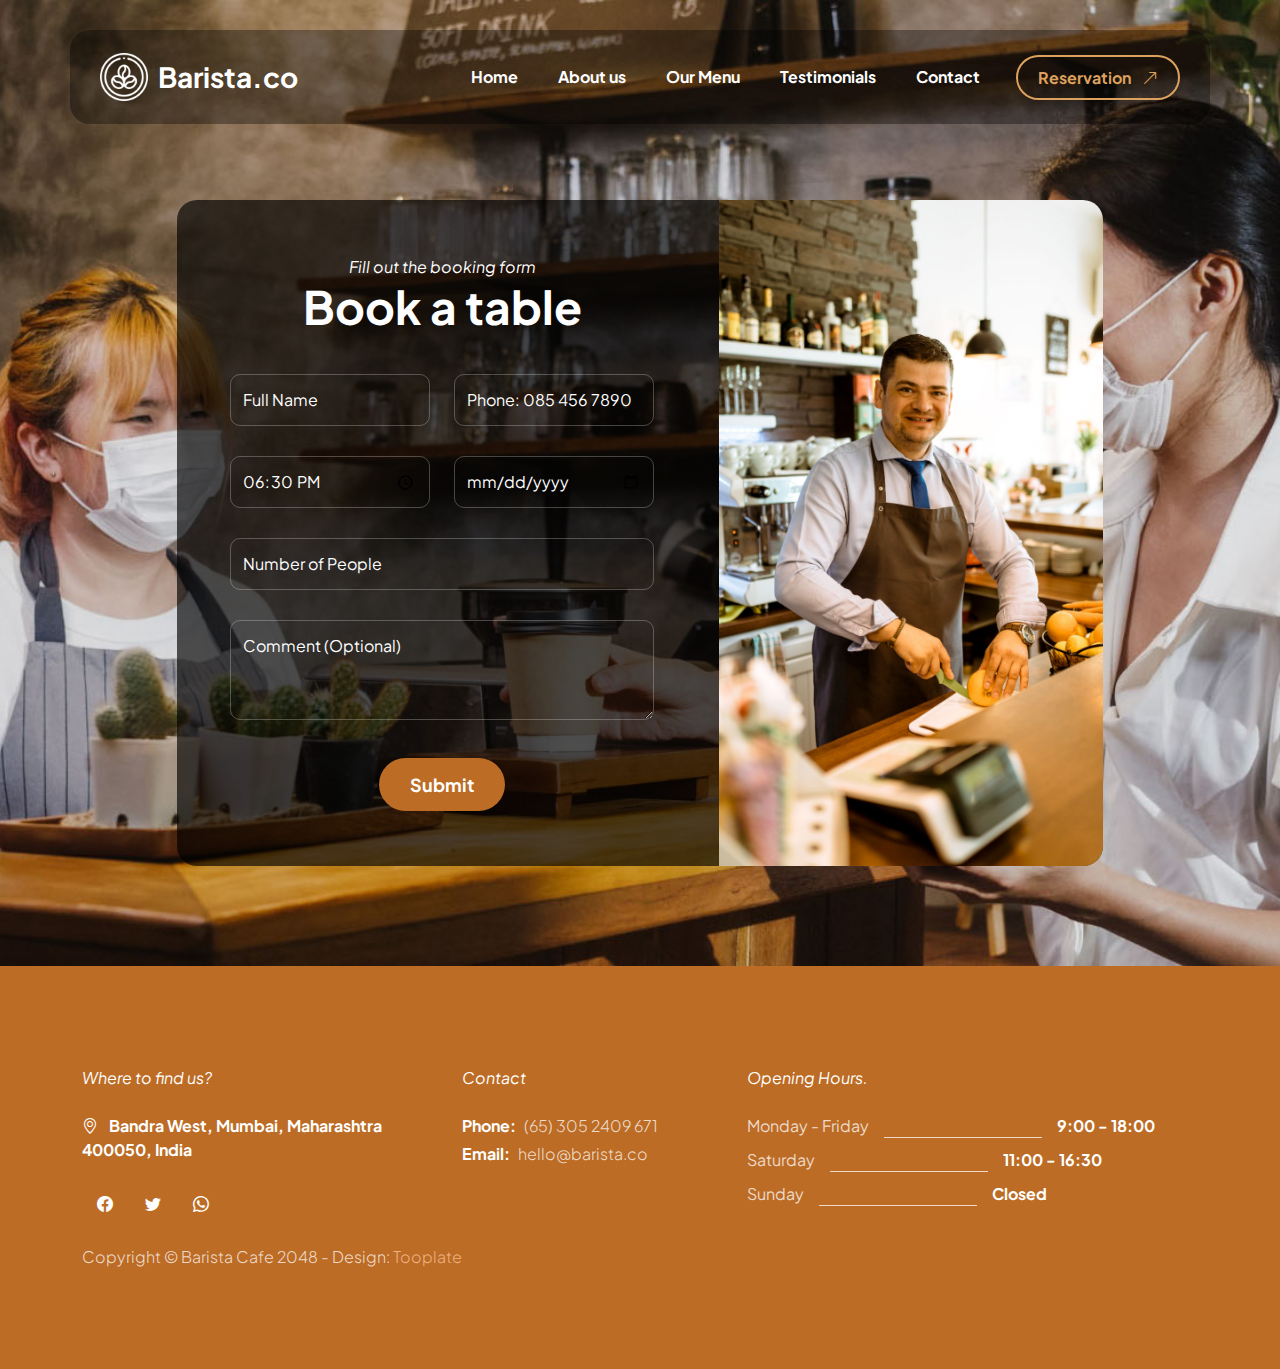
<file: reservation.html>
<!doctype html>
<html lang="en">
    <head>
        <meta charset="utf-8">
        <meta name="viewport" content="width=device-width, initial-scale=1">

        <meta name="description" content="">
        <meta name="author" content="">

        <title>Barista Cafe - HTML Reservation Form</title>

        <!-- CSS FILES -->                
        <link rel="preconnect" href="https://fonts.googleapis.com">
        
        <link rel="preconnect" href="https://fonts.gstatic.com" crossorigin>

        <link href="https://fonts.googleapis.com/css2?family=Plus+Jakarta+Sans:ital,wght@0,200;0,400;0,600;0,700;1,200;1,700&display=swap" rel="stylesheet">
            
        <link href="css/bootstrap.min.css" rel="stylesheet">

        <link href="css/bootstrap-icons.css" rel="stylesheet">

        <link href="css/vegas.min.css" rel="stylesheet">

        <link href="css/tooplate-barista.css" rel="stylesheet">
<!--

Tooplate 2137 Barista

https://www.tooplate.com/view/2137-barista-cafe

Bootstrap 5 HTML CSS Template

-->
    </head>
    
    <body class="reservation-page">
                
            <main>
                <nav class="navbar navbar-expand-lg">                
                    <div class="container">
                        <a class="navbar-brand d-flex align-items-center" href="index.html">
                            <img src="images/coffee-beans.png" class="navbar-brand-image img-fluid" alt="">
                            Barista.co
                        </a>
        
                        <button class="navbar-toggler" type="button" data-bs-toggle="collapse" data-bs-target="#navbarNav" aria-controls="navbarNav" aria-expanded="false" aria-label="Toggle navigation">
                            <span class="navbar-toggler-icon"></span>
                        </button>
        
                        <div class="collapse navbar-collapse" id="navbarNav">
                            <ul class="navbar-nav ms-lg-auto">
                                <li class="nav-item">
                                    <a class="nav-link" href="index.html#section_1">Home</a>
                                </li>
        
                                <li class="nav-item">
                                    <a class="nav-link" href="index.html#section_2">About us</a>
                                </li>

                                <li class="nav-item">
                                    <a class="nav-link" href="index.html#section_3">Our Menu</a>
                                </li>

                                <li class="nav-item">
                                    <a class="nav-link" href="index.html#section_4">Testimonials</a>
                                </li>

                                <li class="nav-item">
                                    <a class="nav-link" href="index.html#section_5">Contact</a>
                                </li>
                            </ul>

                            <div class="ms-lg-3">
                                <a class="btn custom-btn custom-border-btn" href="reservation.html">
                                    Reservation
                                    <i class="bi-arrow-up-right ms-2"></i>
                                </a>
                            </div>
                        </div>
                    </div>
                </nav>
                

                <section class="booking-section section-padding">
                <div class="container">
                    <div class="row">

                        <div class="col-lg-10 col-12 mx-auto">
                            <div class="booking-form-wrap">
                                <div class="row">
                                    <div class="col-lg-7 col-12 p-0">
                                        <form class="custom-form booking-form" action="#" method="post" role="form">
                                            <div class="text-center mb-4 pb-lg-2">
                                                <em class="text-white">Fill out the booking form</em>

                                                <h2 class="text-white">Book a table</h2>
                                            </div>

                                            <div class="booking-form-body">
                                                <div class="row">
                                                    <div class="col-lg-6 col-12">
                                                        <input type="text" name="booking-form-name" id="booking-form-name" class="form-control" placeholder="Full Name" required>
                                                    </div>

                                                    <div class="col-lg-6 col-12">
                                                        <input type="tel" class="form-control" name="booking-form-phone" placeholder="Phone: 085 456 7890" pattern="[0-9]{3}-[0-9]{3}-[0-9]{4}" required="">
                                                    </div>

                                                    <div class="col-lg-6 col-12">
                                                        <input class="form-control" type="time" name="booking-form-time" value="18:30">
                                                    </div>

                                                    <div class="col-lg-6 col-12">
                                                        <input type="date" name="booking-form-date" id="booking-form-date" class="form-control" placeholder="Date" required="">
                                                    </div>

                                                    <div class="col-lg-12 col-12">
                                                        <input type="number" name="booking-form-number" id="booking-form-number" class="form-control" placeholder="Number of People" required="">

                                                        <textarea name="booking-form-message" rows="3" class="form-control" id="booking-form-message" placeholder="Comment (Optional)"></textarea>
                                                    </div>

                                                    <div class="col-lg-4 col-md-10 col-8 mx-auto mt-2">
                                                        <button type="submit" class="form-control">Submit</button>
                                                    </div>
                                                </div>
                                            </div>
                                        </form>
                                    </div>

                                    <div class="col-lg-5 col-12 p-0">
                                        <div class="booking-form-image-wrap">
                                            
                                            <img src="images/barman-with-fruits.jpg" class="booking-form-image img-fluid" alt="">
                                        </div>

                                    </div>
                                </div>
                            </div>

                        </div>
                    </div>
                </section>


                <footer class="site-footer">
                    <div class="container">
                        <div class="row">

                            <div class="col-lg-4 col-12 me-auto">
                                <em class="text-white d-block mb-4">Where to find us?</em>

                                <strong class="text-white">
                                    <i class="bi-geo-alt me-2"></i>
                                    Bandra West, Mumbai, Maharashtra 400050, India
                                </strong>

                                <ul class="social-icon mt-4">
                                    <li class="social-icon-item">
                                        <a href="#" class="social-icon-link bi-facebook">
                                        </a>
                                    </li>
        
                                    <li class="social-icon-item">
                                        <a href="https://x.com/minthu" target="_new" class="social-icon-link bi-twitter">
                                        </a>
                                    </li>

                                    <li class="social-icon-item">
                                        <a href="#" class="social-icon-link bi-whatsapp">
                                        </a>
                                    </li>
                                </ul>
                            </div>

                            <div class="col-lg-3 col-12 mt-4 mb-3 mt-lg-0 mb-lg-0">
                                <em class="text-white d-block mb-4">Contact</em>

                                <p class="d-flex mb-1">
                                    <strong class="me-2">Phone:</strong>
                                    <a href="tel: 305-240-9671" class="site-footer-link">
                                        (65) 
                                        305 2409 671
                                    </a>
                                </p>

                                <p class="d-flex">
                                    <strong class="me-2">Email:</strong>

                                    <a href="mailto:info@yourgmail.com" class="site-footer-link">
                                        hello@barista.co
                                    </a>
                                </p>
                            </div>


                            <div class="col-lg-5 col-12">
                                <em class="text-white d-block mb-4">Opening Hours.</em>

                                <ul class="opening-hours-list">
                                    <li class="d-flex">
                                        Monday - Friday
                                        <span class="underline"></span>

                                        <strong>9:00 - 18:00</strong>
                                    </li>

                                    <li class="d-flex">
                                        Saturday
                                        <span class="underline"></span>

                                        <strong>11:00 - 16:30</strong>
                                    </li>

                                    <li class="d-flex">
                                        Sunday
                                        <span class="underline"></span>

                                        <strong>Closed</strong>
                                    </li>
                                </ul>
                            </div>

                            <div class="col-lg-8 col-12 mt-4">
                                <p class="copyright-text mb-0">Copyright © Barista Cafe 2048 
                                    - Design: <a rel="sponsored" href="https://www.tooplate.com" target="_blank">Tooplate</a></p>
                            </div>

                    </div>
                </footer>
            </main>


        <!-- JAVASCRIPT FILES -->
        <script src="js/jquery.min.js"></script>
        <script src="js/bootstrap.min.js"></script>
        <script src="js/jquery.sticky.js"></script>
        <script src="js/vegas.min.js"></script>
        <script src="js/custom.js"></script>

    </body>
</html>
</file>
<file: css/tooplate-barista.css>
/*

Tooplate 2137 Barista

https://www.tooplate.com/view/2137-barista-cafe

*/

/*---------------------------------------
  CUSTOM PROPERTIES ( VARIABLES )             
-----------------------------------------*/
:root {
  --white-color:                  #ffffff;
  --primary-color:                #BC6C25;
  --secondary-color:              #DDA15E;
  --section-bg-color:             #b78752;
  --custom-btn-bg-color:          #BC6C25;
  --custom-btn-bg-hover-color:    #DDA15E;
  --dark-color:                   #000000;
  --p-color:                      #717275;
  --border-color:                 #7fffd4;
  --link-hover-color:             #E76F51;

  --body-font-family:             'Plus Jakarta Sans', sans-serif;

  --h1-font-size:                 68px;
  --h2-font-size:                 46px;
  --h3-font-size:                 32px;
  --h4-font-size:                 28px;
  --h5-font-size:                 24px;
  --h6-font-size:                 22px;
  --p-font-size:                  20px;
  --btn-font-size:                16px;
  --form-btn-font-size:           18px;
  --menu-font-size:               16px;

  --border-radius-large:          100px;
  --border-radius-medium:         20px;
  --border-radius-small:          10px;

  --font-weight-thin:             200;
  --font-weight-light:            300;
  --font-weight-normal:           400;
  --font-weight-bold:             700;
}

body {
  background-color: var(--white-color);
  font-family: var(--body-font-family); 
}


/*---------------------------------------
  TYPOGRAPHY               
-----------------------------------------*/

h2,
h3,
h4,
h5,
h6 {
  color: var(--dark-color);
}

h1,
h2,
h3,
h4,
h5,
h6 {
  font-weight: var(--font-weight-bold);
}

h1 {
  font-size: var(--h1-font-size);
}

h2 {
  font-size: var(--h2-font-size);
}

h3 {
  font-size: var(--h3-font-size);
}

h4 {
  font-size: var(--h4-font-size);
}

h5 {
  font-size: var(--h5-font-size);
}

h6 {
  font-size: var(--h6-font-size);
}

p {
  color: var(--p-color);
  font-size: var(--p-font-size);
  font-weight: var(--font-weight-light);
}

ul li {
  color: var(--p-color);
  font-size: var(--p-font-size);
  font-weight: var(--font-weight-light);
}

a, 
button {
  touch-action: manipulation;
  transition: all 0.3s;
}

a {
  display: inline-block;
  color: var(--primary-color);
  text-decoration: none;
}

a:hover {
  color: var(--link-hover-color);
}

b,
strong {
  font-weight: var(--font-weight-bold);
}


/*---------------------------------------
  SECTION               
-----------------------------------------*/
.section-padding {
  padding-top: 100px;
  padding-bottom: 100px;
}

.section-bg {
  background-color: var(--section-bg-color);
}

.section-overlay {
  background-color: var(--dark-color);
  position: absolute;
  z-index: 9;
  top: 0;
  left: 0;
  pointer-events: none;
  width: 100%;
  height: 100%;
  opacity: 0.65;
}

.section-overlay + .container {
  position: relative;
  z-index: 22;
}

.back-top-icon {
  font-size: var(--h2-font-size);
}


/*---------------------------------------
  TIMELINE               
-----------------------------------------*/
.timeline {
  position: relative;
  max-width: 1200px;
  margin: 0 auto;
}

.timeline::after {
  content: '';
  position: absolute;
  width: 5px;
  background-color: var(--white-color);
  top: 0;
  bottom: 0;
  left: 50%;
  margin-left: -3px;
}

.timeline-container {
  padding: 10px 40px;
  padding-top: 0;
  position: relative;
  background-color: inherit;
  width: 50%;
}

.timeline-container::after {
  content: '';
  position: absolute;
  width: 25px;
  height: 25px;
  right: -12px;
  background-color: var(--white-color);
  border: 5px solid #7c5c52;
  top: 15px;
  border-radius: 50%;
  z-index: 1;
}

.timeline-container-left {
  left: 0;
}

.timeline-container-right {
  left: 50%;
}

.timeline-container-left::before {
  content: " ";
  height: 0;
  position: absolute;
  top: 9px;
  width: 0;
  z-index: 1;
  right: 25px;
  border: medium solid white;
  border-width: 20px 0 20px 20px;
  border-color: transparent transparent transparent white;
}

.timeline-container-right::before {
  content: " ";
  height: 0;
  position: absolute;
  top: 9px;
  width: 0;
  z-index: 1;
  left: 25px;
  border: medium solid white;
  border-width: 20px 20px 20px 0;
  border-color: transparent white transparent transparent;
}

.timeline-container-right::after {
  left: -13px;
}

.timeline-content {
  padding: 5px;
  background-color: var(--white-color);
  position: relative;
  border-radius: var(--border-radius-medium);
}

@media screen and (max-width: 991px) {
  .timeline::after {
    left: 31px;
  }

  .timeline-container {
    width: 100%;
    padding-left: 70px;
    padding-right: 25px;
  }

  .timeline-container::before {
    left: 58px;
    border: medium solid white;
    border-width: 20px 20px 20px 0;
    border-color: transparent white transparent transparent;
  }

  .timeline-container-left::after, .timeline-container-right::after {
    left: 6px;
  }

  .timeline-container-right {
    left: 0%;
  }
}


/*---------------------------------------
  CUSTOM BUTTON               
-----------------------------------------*/
.custom-btn {
  background: var(--custom-btn-bg-color);
  border: 2px solid transparent;
  border-radius: var(--border-radius-large);
  color: var(--white-color);
  font-size: var(--btn-font-size);
  font-weight: var(--font-weight-bold);
  line-height: normal;
  transition: all 0.3s;
  padding: 12px 28px;
}

.custom-btn:hover {
  background: var(--custom-btn-bg-hover-color);
  color: var(--white-color);
}

.custom-border-btn {
  background: transparent;
  border: 2px solid var(--white-color);
  color: var(--white-color);
}

.custom-border-btn:hover {
  background: var(--white-color);
  color: var(--secondary-color);
}

.custom-btn-bg-white {
  border-color: var(--white-color);
  color: var(--white-color);
}

.custom-btn-italic {
  font-style: italic;
}


/*---------------------------------------
  NAVIGATION BAR & OFFCANVAS              
-----------------------------------------*/
.sticky-wrapper {
  position: absolute;
  z-index: 999999;
  top: 0;
  right: 0;
  left: 0;
}

.sticky-wrapper.is-sticky .container {
  background: rgba(0, 0, 0, 0.65);
  border-radius: var(--border-radius-medium);
  padding: 15px 30px;
}

.navbar {
  background: transparent;
  z-index: 999999;
  padding-top: 30px;
  padding-bottom: 30px;
}

.navbar .container {
  background: rgba(0, 0, 0, 0.35);
  border-radius: var(--border-radius-medium);
  padding: 15px 30px;
}

.navbar-brand,
.navbar-brand:hover {
  font-size: var(--h4-font-size);
  font-weight: var(--font-weight-bold);
  display: block;
  color: var(--white-color);
}

.navbar .navbar-brand-image {
  filter: brightness(0) invert(1);
}

.navbar-brand-image {
  width: 48px;
  height: auto;
  margin-right: 10px;
}

.navbar .custom-btn {
  padding: 10px 20px;
}

.navbar-expand-lg .navbar-nav .nav-link {
  border-radius: var(--border-radius-large);
  margin: 10px;
  padding: 10px;
}

.navbar-nav .nav-link {
  display: inline-block;
  color: var(--white-color);
  font-size: var(--menu-font-size);
  font-weight: var(--font-weight-bold);
  padding-top: 15px;
  padding-bottom: 15px;
}

.navbar-nav .nav-link.active, 
.navbar-nav .nav-link:hover {
  color: var(--secondary-color);
}

.navbar .dropdown-menu {
  background: var(--white-color);
  box-shadow: 0 1rem 3rem rgba(0,0,0,.175);
  border: 0;
  display: inherit;
  opacity: 0;
  min-width: 9rem;
  margin-top: 20px;
  padding: 13px 0 10px 0;
  transition: all 0.3s;
  pointer-events: none;
}

.navbar .dropdown-menu::before {
  content: "";
  width: 0;
  height: 0;
  border-left: 20px solid transparent;
  border-right: 20px solid transparent;
  border-bottom: 15px solid var(--white-color);
  position: absolute;
  top: -10px;
  left: 10px;
}

.navbar .dropdown-item {
  display: inline-block;
  color: var(--p-color);
  font-size: var(--menu-font-size);
  font-weight: var(--font-weight-medium);
  position: relative;
}

.navbar .dropdown-item.active, 
.navbar .dropdown-item:active,
.navbar .dropdown-item:focus, 
.navbar .dropdown-item:hover {
  background: transparent;
  color: var(--link-hover-color);
}

.navbar .dropdown-toggle::after {
  content: "\f282";
  display: inline-block;
  font-family: bootstrap-icons !important;
  font-size: var(--menu-font-size);
  font-style: normal;
  font-weight: normal !important;
  font-variant: normal;
  text-transform: none;
  line-height: 1;
  vertical-align: -.125em;
  -webkit-font-smoothing: antialiased;
  -moz-osx-font-smoothing: grayscale;
  position: relative;
  left: 2px;
  border: 0;
}

@media screen and (min-width: 992px) {
  .navbar .dropdown:hover .dropdown-menu {
    opacity: 1;
    margin-top: 0;
    pointer-events: auto;
  }
}

.navbar-toggler {
  border: 0;
  padding: 0;
  cursor: pointer;
  margin: 0;
  width: 30px;
  height: 35px;
  outline: none;
}

.navbar-toggler:focus {
  outline: none;
  box-shadow: none;
}

.navbar-toggler[aria-expanded="true"] .navbar-toggler-icon {
  background: transparent;
}

.navbar-toggler[aria-expanded="true"] .navbar-toggler-icon:before,
.navbar-toggler[aria-expanded="true"] .navbar-toggler-icon:after {
  transition: top 300ms 50ms ease, -webkit-transform 300ms 350ms ease;
  transition: top 300ms 50ms ease, transform 300ms 350ms ease;
  transition: top 300ms 50ms ease, transform 300ms 350ms ease, -webkit-transform 300ms 350ms ease;
  top: 0;
}

.navbar-toggler[aria-expanded="true"] .navbar-toggler-icon:before {
  transform: rotate(45deg);
}

.navbar-toggler[aria-expanded="true"] .navbar-toggler-icon:after {
  transform: rotate(-45deg);
}

.navbar-toggler .navbar-toggler-icon {
  background: var(--white-color);
  transition: background 10ms 300ms ease;
  display: block;
  width: 30px;
  height: 2px;
  position: relative;
}

.navbar-toggler .navbar-toggler-icon:before,
.navbar-toggler .navbar-toggler-icon:after {
  transition: top 300ms 350ms ease, -webkit-transform 300ms 50ms ease;
  transition: top 300ms 350ms ease, transform 300ms 50ms ease;
  transition: top 300ms 350ms ease, transform 300ms 50ms ease, -webkit-transform 300ms 50ms ease;
  position: absolute;
  right: 0;
  left: 0;
  background: var(--white-color);
  width: 30px;
  height: 2px;
  content: '';
}

.navbar-toggler .navbar-toggler-icon::before {
  top: -8px;
}

.navbar-toggler .navbar-toggler-icon::after {
  top: 8px;
}


/*---------------------------------------
  HERO        
-----------------------------------------*/
.hero-section {
  background-color: var(--dark-color);
  position: relative;
  overflow: hidden;
  min-height: 620px;
  text-align: center;
}

.hero-section::after {
  background-color: rgba(0, 0, 0, 0.65);
  border-radius: var(--border-radius-medium);
  content: "";
  position: absolute;
  top: 55%;
  left: 50%;
  transform: translate(-55%, -50%) rotate(45deg);
  width: 250px;
  height: 350px;
  pointer-events: none;
}

@media screen and (min-width: 991px) {
  .hero-section {
    height: 100vh;
  }
}

.hero-section h1 {
  color: var(--white-color);
}

.small-text {
  color: var(--secondary-color);
}

.hero-section .custom-border-btn {
  border-color: transparent;
}

.hero-section .container {
  position: relative;
  z-index: 9;
}

.hero-slides {
  width: 100%;
  height: 100%;
  position: absolute !important;
}

.opening-hours-list {
  margin: 0;
  padding: 0;
}

.opening-hours-list li {
  color: rgba(255, 255, 255, 0.75);
  font-size: var(--btn-font-size);
  font-weight: var(--font-weight-normal);
  margin-bottom: 10px;
}

.opening-hours-list li .underline {
  background-color: rgba(255, 255, 255, 0.75);
  width: 35%;
  height: 1px;
  margin: auto 15px 0 15px;
}


/*---------------------------------------
  ABOUT              
-----------------------------------------*/
.about-section {
  background-color: var(--secondary-color);
  position: relative;
}

.about-section .ratio {
  border-radius: var(--border-radius-medium);
}

.custom-video {
  border-radius: var(--border-radius-medium);
  width: 100%;
  height: 100%;
  object-fit: cover;
}

.about-image-wrap {
  border-radius: var(--border-radius-medium);
  position: relative;
  overflow: hidden;
}

.about-video-info {
  background-image: linear-gradient(to bottom, rgba(0, 0, 0, 0.35), rgba(188, 108, 37, 1));
  border-radius: var(--border-radius-medium);
  bottom: 0;
  height: auto;
  padding: 40px;
}

.about-video-info h4 {
  color: var(--white-color);
}

.about-section h6 {
  color: var(--secondary-color);
}

.team-block-wrap {
  background-color: var(--secondary-color);
  border-radius: var(--border-radius-medium);
  position: relative;
  overflow: hidden;
  max-height: 450px;
  cursor: pointer;
}

.team-block-wrap:hover .team-block-image {
  transform: scale(1.2);
}

.team-block-image-wrap {
  width: 100%;
}

.team-block-image {
  display: block;
  object-fit: cover;
  width: 100%;
  height: 100%;
  transition: all 0.3s;
}

.team-block-info {
  background-image: linear-gradient(to bottom, rgba(0, 0, 0, 0.35), rgba(188, 108, 37, 1));
  position: absolute;
  z-index: 2;
  top: 0;
  right: 0;
  bottom: 0;
  left: 0;
  padding: 30px;
}

.team-block-info .badge {
  margin: auto;
  top: 2px;
  bottom: 0;
}


/*---------------------------------------
  OUR MENU              
-----------------------------------------*/
.menu-section {
  background-image: url('../images/happy-waitress-giving-coffee-customers-while-serving-them-coffee-shop.jpg');
  background-repeat: no-repeat;
  background-size: cover;
}

.menu-block-wrap {
  background: rgba(0, 0, 0, 0.65);
  border-radius: var(--border-radius-medium);
  padding: 45px;
}

.menu-block .border-top {
  border-top-color: rgba(255, 255, 255, 0.35) !important;
}

.menu-block h6 {
  color: var(--white-color);
}

.menu-block small {
  color: rgba(255, 255, 255, 0.35);
}

.menu-block strong {
  color: var(--secondary-color);
}

.menu-block-image {
  border-radius: 100%;
  width: 350px;
  height: 350px;
  object-fit: cover;
  display: block;
  margin: auto;
  cursor: pointer;
}

.badge {
  background-color: var(--primary-color);
  font-size: 12px;
  position: relative;
  bottom: 4px;
  padding-bottom: 6px;
}

.badge::before {
  content: "";
  position: absolute;
  top: 0;
  bottom: 0;
  left: -5px;
  border-top: 10px solid transparent;
  border-bottom: 10px solid transparent;
  border-right: 10px solid var(--primary-color);
}


/*---------------------------------------
  REVIEWS              
-----------------------------------------*/
.reviews-section {
  background-color: #7c5c52;
}

.reviews-block {
  background-color: var(--section-bg-color);
  border-radius: var(--border-radius-medium);
  position: relative;
  overflow: hidden;
}

.reviews-block .border-top {
  border-top-color: rgba(255, 255, 255, 0.35) !important;
}

.reviews-block-image-wrap {
  background-image: url('../images/mid-section-waitress-wiping-espresso-machine-with-napkin-cafa-c.jpg');
  background-repeat: no-repeat;
  background-size: cover;
  background-position: center;
  padding: 30px;
}

.reviews-block-image {
  border-radius: var(--border-radius-large);
  width: 65px;
  height: 65px;
  object-fit: cover;
  margin-right: 10px;
}

.reviews-block-info {
  padding: 20px 30px;
}

.reviews-block-info p {
  font-size: var(--btn-font-size);
  font-style: italic;
  color: rgba(255, 255, 255, 0.75);
}

.reviews-group i {
  color: var(--white-color);
}


/*---------------------------------------
  BOOKING SECTION              
-----------------------------------------*/
.booking-section {
  background-image: url('../images/young-female-barista-wear-face-mask-serving-take-away-hot-coffee-paper-cup-consumer-cafe.jpg');
  background-repeat: no-repeat;
  background-position: center;
  background-size: cover;
  position: relative;
}

.booking-form-wrap {
  background-color: rgba(0, 0, 0, 0.65);
  border-radius: var(--border-radius-medium);
  position: relative;
  overflow: hidden;
  margin-top: 100px;
}

.booking-form {
  padding: 55px 65px;
}

.booking-form-image-wrap {
  position: relative;
  height: 100%;
}

.booking-form-image {
  width: 100%;
  height: 100%;
  object-fit: cover;
}

.booking-form-text span {
  color: var(--white-color);
  font-size: var(--btn-font-size);
}

.reservation-page .custom-border-btn {
  border-color: var(--secondary-color);
  color: var(--secondary-color);
}

.reservation-page .custom-border-btn:hover {
  border-color: transparent;
}


/*---------------------------------------
  CONTACT               
-----------------------------------------*/
.contact-section {
  background-image: linear-gradient(to bottom, rgba(0, 0, 0, 0.45), rgba(188, 108, 37, 1)), url('../images/young-female-barista-wear-face-mask-serving-take-away-hot-coffee-paper-cup-consumer-cafe.jpg');
  background-repeat: no-repeat;
  background-position: center;
  background-size: cover;
}

.google-map {
  border-radius: var(--border-radius-medium);
  filter: grayscale(100);
}

.contact-block-wrap {
  background: var(--primary-color);
  border-radius: var(--border-radius-medium);
  padding: 0;
  min-height: 200px;
}

.contact-block {
  background: var(--secondary-color);
  border-radius: var(--border-radius-medium);
  transform: rotate(8deg);
  height: 100%;
  padding: 20px 40px;
}

.contact-block h6 {
  transform: rotate(-8deg);
}

.contact-block .custom-icon {
  background: var(--primary-color);
  border-radius: var(--border-radius-large);
  display: block;
  width: 50px;
  height: 50px;
  line-height: 50px;
  text-align: center;
  position: relative;
}

.contact-block strong {
  display: block;
  color: var(--white-color);
  text-transform: uppercase;
  margin-top: 20px;
  margin-bottom: 10px;
}


/*---------------------------------------
  CUSTOM FORM               
-----------------------------------------*/
.custom-form .form-control {
  color: var(--p-color);
  border-radius: var(--border-radius-small);
  margin-bottom: 30px;
  padding-top: 13px;
  padding-bottom: 13px;
  box-shadow: none;
  outline: none;
  transition: all 0.3s;
}

.custom-form .form-control:hover,
.custom-form .form-control:focus {
  background: var(--primary-color);
  border-color: transparent;
}

.custom-form .form-label {
  color: var(--white-color);
  font-style: italic;
  margin-bottom: 15px;
}

.custom-form button[type="submit"] {
  background: var(--custom-btn-bg-color);
  border: none;
  border-radius: var(--border-radius-large);
  color: var(--white-color);
  font-size: var(--form-btn-font-size);
  font-weight: var(--font-weight-bold);
  transition: all 0.3s;
  margin-bottom: 0;
}

.custom-form button[type="submit"]:hover,
.custom-form button[type="submit"]:focus {
  background: var(--white-color);
  border-color: transparent;
  color: var(--primary-color);
}

.contact-form .form-control,
.booking-form .form-control {
  background-color: transparent;
  border-color: rgba(255, 255, 255, 0.25);
}

.booking-form .form-control {
  color: var(--white-color);
}

.custom-form input::-webkit-input-placeholder,
.custom-form textarea::-webkit-input-placeholder {
   color: var(--white-color);
}

.booking-form input:-moz-placeholder,
.booking-form textarea:-moz-placeholder {
  color: var(--white-color);
}


/*---------------------------------------
  SITE FOOTER              
-----------------------------------------*/
.site-footer {
  background-color: var(--primary-color);
  padding-top: 100px;
  padding-bottom: 100px;
}

.site-footer strong {
  color: var(--white-color);
}

.site-footer p,
.site-footer-link {
  color: rgba(255, 255, 255, 0.75);
  font-size: var(--btn-font-size);
}

.site-footer-link {
  color: rgba(255, 255, 255, 0.75);
  font-size: var(--btn-font-size);
  transition: all 0.3s;
}

.site-footer-link:hover {
  color: rgba(255, 255, 255, 0.75);
  text-decoration: underline;
}

.copyright-text {
  color: rgba(255, 255, 255, 0.75);
  font-size: var(--menu-font-size);
}

.copyright-text a {
	color: rgba(255, 200, 160, 0.75);
}


/*---------------------------------------
  SOCIAL ICON               
-----------------------------------------*/
.social-icon {
  margin: 0;
  padding: 0;
}

.social-icon-item {
  list-style: none;
  display: inline-block;
  vertical-align: top;
}

.social-icon-link {
  background: var(--primary-color);
  border-radius: var(--border-radius-large);
  color: var(--white-color);
  font-size: var(--menu-font-size);
  display: block;
  margin: 0 5px;
  text-align: center;
  width: 35px;
  height: 35px;
  line-height: 35px;
  transition: background 0.2s, color 0.2s;
}

.social-icon-link:hover {
  background: var(--white-color);
  color: var(--primary-color);
}

.social-icon-link span {
  display: block;
}


/*---------------------------------------
  RESPONSIVE STYLES               
-----------------------------------------*/
@media screen and (max-width: 1200px) {
  h1 {
    font-size: 62px;
  }
}

@media screen and (max-width: 991px) {
  h1 {
    font-size: 54px;
  }

  h2 {
    font-size: 36px;
  }

  h3 {
    font-size: 32px;
  }

  h4 {
    font-size: 28px;
  }

  h5 {
    font-size: 20px;
  }

  h6 {
    font-size: 18px;
  }

  .section-padding {
    padding-top: 50px;
    padding-bottom: 50px;
  }

  .hero-section {
    padding-top: 148px;
    padding-bottom: 100px;
  }

  .navbar-brand,
  .navbar-brand:hover {
    font-size: var(--h5-font-size);
  }

  .navbar-expand-lg .navbar-nav {
    padding-bottom: 20px;
  }

  .navbar-expand-lg .navbar-nav .nav-link {
    padding: 0;
    margin-bottom: 0;
  }

  .navbar .custom-btn {
    margin-bottom: 10px;
  }

  .booking-form {
    padding: 45px;
  }

  .contact-section .container {
    width: auto;
    margin-right: 10px;
    margin-left: 10px;
    padding: 35px;
  }

  .site-footer {
    padding-top: 50px;
    padding-bottom: 50px;
  }
}

@media screen and (max-width: 767px) {
  .custom-btn {
    font-size: 14px;
    padding: 12px 20px;
  }

  .menu-block-wrap,
  .reviews-block-image-wrap,
  .reviews-block-info {
    padding: 20px;
  }
}


@media screen and (max-width: 578px) {
  .navbar .container,
  .sticky-wrapper.is-sticky .container {
    margin-right: 10px;
    margin-left: 10px;
  }
}


@media screen and (max-width: 480px) {
  h1 {
    font-size: 38px;
  }

  h2 {
    font-size: 28px;
  }

  h3 {
    font-size: 26px;
  }

  h4 {
    font-size: 22px;
  }

  h5 {
    font-size: 20px;
  }

  .hero-section::after {
    width: 200px;
    height: 200px;
  }

  .booking-form {
    padding: 35px;
  }

  .opening-hours-list li {
    font-size: 12px;
  }

  .reviews-block-image-wrap {
    flex-direction: column;
  }

  .reviews-block-image {
    margin-bottom: 15px;
  }

  .timeline-container {
    padding-left: 55px;
  }

  .timeline-container::before {
    left: 44px;
    border: medium solid white;
    border-width: 15px 15px 15px 0;
    border-color: transparent white transparent transparent;
  }

  .timeline-container-left::before,
  .timeline-container-right::before {
    top: 13px;
  }
}
</file>
<file: 2137_barista_cafe/css/tooplate-barista.css>
/*

Tooplate 2137 Barista

https://www.tooplate.com/view/2137-barista-cafe

*/

/*---------------------------------------
  CUSTOM PROPERTIES ( VARIABLES )             
-----------------------------------------*/
:root {
  --white-color:                  #ffffff;
  --primary-color:                #BC6C25;
  --secondary-color:              #DDA15E;
  --section-bg-color:             #b78752;
  --custom-btn-bg-color:          #BC6C25;
  --custom-btn-bg-hover-color:    #DDA15E;
  --dark-color:                   #000000;
  --p-color:                      #717275;
  --border-color:                 #7fffd4;
  --link-hover-color:             #E76F51;

  --body-font-family:             'Plus Jakarta Sans', sans-serif;

  --h1-font-size:                 68px;
  --h2-font-size:                 46px;
  --h3-font-size:                 32px;
  --h4-font-size:                 28px;
  --h5-font-size:                 24px;
  --h6-font-size:                 22px;
  --p-font-size:                  20px;
  --btn-font-size:                16px;
  --form-btn-font-size:           18px;
  --menu-font-size:               16px;

  --border-radius-large:          100px;
  --border-radius-medium:         20px;
  --border-radius-small:          10px;

  --font-weight-thin:             200;
  --font-weight-light:            300;
  --font-weight-normal:           400;
  --font-weight-bold:             700;
}

body {
  background-color: var(--white-color);
  font-family: var(--body-font-family); 
}


/*---------------------------------------
  TYPOGRAPHY               
-----------------------------------------*/

h2,
h3,
h4,
h5,
h6 {
  color: var(--dark-color);
}

h1,
h2,
h3,
h4,
h5,
h6 {
  font-weight: var(--font-weight-bold);
}

h1 {
  font-size: var(--h1-font-size);
}

h2 {
  font-size: var(--h2-font-size);
}

h3 {
  font-size: var(--h3-font-size);
}

h4 {
  font-size: var(--h4-font-size);
}

h5 {
  font-size: var(--h5-font-size);
}

h6 {
  font-size: var(--h6-font-size);
}

p {
  color: var(--p-color);
  font-size: var(--p-font-size);
  font-weight: var(--font-weight-light);
}

ul li {
  color: var(--p-color);
  font-size: var(--p-font-size);
  font-weight: var(--font-weight-light);
}

a, 
button {
  touch-action: manipulation;
  transition: all 0.3s;
}

a {
  display: inline-block;
  color: var(--primary-color);
  text-decoration: none;
}

a:hover {
  color: var(--link-hover-color);
}

b,
strong {
  font-weight: var(--font-weight-bold);
}


/*---------------------------------------
  SECTION               
-----------------------------------------*/
.section-padding {
  padding-top: 100px;
  padding-bottom: 100px;
}

.section-bg {
  background-color: var(--section-bg-color);
}

.section-overlay {
  background-color: var(--dark-color);
  position: absolute;
  z-index: 9;
  top: 0;
  left: 0;
  pointer-events: none;
  width: 100%;
  height: 100%;
  opacity: 0.65;
}

.section-overlay + .container {
  position: relative;
  z-index: 22;
}

.back-top-icon {
  font-size: var(--h2-font-size);
}


/*---------------------------------------
  TIMELINE               
-----------------------------------------*/
.timeline {
  position: relative;
  max-width: 1200px;
  margin: 0 auto;
}

.timeline::after {
  content: '';
  position: absolute;
  width: 5px;
  background-color: var(--white-color);
  top: 0;
  bottom: 0;
  left: 50%;
  margin-left: -3px;
}

.timeline-container {
  padding: 10px 40px;
  padding-top: 0;
  position: relative;
  background-color: inherit;
  width: 50%;
}

.timeline-container::after {
  content: '';
  position: absolute;
  width: 25px;
  height: 25px;
  right: -12px;
  background-color: var(--white-color);
  border: 5px solid #7c5c52;
  top: 15px;
  border-radius: 50%;
  z-index: 1;
}

.timeline-container-left {
  left: 0;
}

.timeline-container-right {
  left: 50%;
}

.timeline-container-left::before {
  content: " ";
  height: 0;
  position: absolute;
  top: 9px;
  width: 0;
  z-index: 1;
  right: 25px;
  border: medium solid white;
  border-width: 20px 0 20px 20px;
  border-color: transparent transparent transparent white;
}

.timeline-container-right::before {
  content: " ";
  height: 0;
  position: absolute;
  top: 9px;
  width: 0;
  z-index: 1;
  left: 25px;
  border: medium solid white;
  border-width: 20px 20px 20px 0;
  border-color: transparent white transparent transparent;
}

.timeline-container-right::after {
  left: -13px;
}

.timeline-content {
  padding: 5px;
  background-color: var(--white-color);
  position: relative;
  border-radius: var(--border-radius-medium);
}

@media screen and (max-width: 991px) {
  .timeline::after {
    left: 31px;
  }

  .timeline-container {
    width: 100%;
    padding-left: 70px;
    padding-right: 25px;
  }

  .timeline-container::before {
    left: 58px;
    border: medium solid white;
    border-width: 20px 20px 20px 0;
    border-color: transparent white transparent transparent;
  }

  .timeline-container-left::after, .timeline-container-right::after {
    left: 6px;
  }

  .timeline-container-right {
    left: 0%;
  }
}


/*---------------------------------------
  CUSTOM BUTTON               
-----------------------------------------*/
.custom-btn {
  background: var(--custom-btn-bg-color);
  border: 2px solid transparent;
  border-radius: var(--border-radius-large);
  color: var(--white-color);
  font-size: var(--btn-font-size);
  font-weight: var(--font-weight-bold);
  line-height: normal;
  transition: all 0.3s;
  padding: 12px 28px;
}

.custom-btn:hover {
  background: var(--custom-btn-bg-hover-color);
  color: var(--white-color);
}

.custom-border-btn {
  background: transparent;
  border: 2px solid var(--white-color);
  color: var(--white-color);
}

.custom-border-btn:hover {
  background: var(--white-color);
  color: var(--secondary-color);
}

.custom-btn-bg-white {
  border-color: var(--white-color);
  color: var(--white-color);
}

.custom-btn-italic {
  font-style: italic;
}


/*---------------------------------------
  NAVIGATION BAR & OFFCANVAS              
-----------------------------------------*/
.sticky-wrapper {
  position: absolute;
  z-index: 999999;
  top: 0;
  right: 0;
  left: 0;
}

.sticky-wrapper.is-sticky .container {
  background: rgba(0, 0, 0, 0.65);
  border-radius: var(--border-radius-medium);
  padding: 15px 30px;
}

.navbar {
  background: transparent;
  z-index: 999999;
  padding-top: 30px;
  padding-bottom: 30px;
}

.navbar .container {
  background: rgba(0, 0, 0, 0.35);
  border-radius: var(--border-radius-medium);
  padding: 15px 30px;
}

.navbar-brand,
.navbar-brand:hover {
  font-size: var(--h4-font-size);
  font-weight: var(--font-weight-bold);
  display: block;
  color: var(--white-color);
}

.navbar .navbar-brand-image {
  filter: brightness(0) invert(1);
}

.navbar-brand-image {
  width: 48px;
  height: auto;
  margin-right: 10px;
}

.navbar .custom-btn {
  padding: 10px 20px;
}

.navbar-expand-lg .navbar-nav .nav-link {
  border-radius: var(--border-radius-large);
  margin: 10px;
  padding: 10px;
}

.navbar-nav .nav-link {
  display: inline-block;
  color: var(--white-color);
  font-size: var(--menu-font-size);
  font-weight: var(--font-weight-bold);
  padding-top: 15px;
  padding-bottom: 15px;
}

.navbar-nav .nav-link.active, 
.navbar-nav .nav-link:hover {
  color: var(--secondary-color);
}

.navbar .dropdown-menu {
  background: var(--white-color);
  box-shadow: 0 1rem 3rem rgba(0,0,0,.175);
  border: 0;
  display: inherit;
  opacity: 0;
  min-width: 9rem;
  margin-top: 20px;
  padding: 13px 0 10px 0;
  transition: all 0.3s;
  pointer-events: none;
}

.navbar .dropdown-menu::before {
  content: "";
  width: 0;
  height: 0;
  border-left: 20px solid transparent;
  border-right: 20px solid transparent;
  border-bottom: 15px solid var(--white-color);
  position: absolute;
  top: -10px;
  left: 10px;
}

.navbar .dropdown-item {
  display: inline-block;
  color: var(--p-color);
  font-size: var(--menu-font-size);
  font-weight: var(--font-weight-medium);
  position: relative;
}

.navbar .dropdown-item.active, 
.navbar .dropdown-item:active,
.navbar .dropdown-item:focus, 
.navbar .dropdown-item:hover {
  background: transparent;
  color: var(--link-hover-color);
}

.navbar .dropdown-toggle::after {
  content: "\f282";
  display: inline-block;
  font-family: bootstrap-icons !important;
  font-size: var(--menu-font-size);
  font-style: normal;
  font-weight: normal !important;
  font-variant: normal;
  text-transform: none;
  line-height: 1;
  vertical-align: -.125em;
  -webkit-font-smoothing: antialiased;
  -moz-osx-font-smoothing: grayscale;
  position: relative;
  left: 2px;
  border: 0;
}

@media screen and (min-width: 992px) {
  .navbar .dropdown:hover .dropdown-menu {
    opacity: 1;
    margin-top: 0;
    pointer-events: auto;
  }
}

.navbar-toggler {
  border: 0;
  padding: 0;
  cursor: pointer;
  margin: 0;
  width: 30px;
  height: 35px;
  outline: none;
}

.navbar-toggler:focus {
  outline: none;
  box-shadow: none;
}

.navbar-toggler[aria-expanded="true"] .navbar-toggler-icon {
  background: transparent;
}

.navbar-toggler[aria-expanded="true"] .navbar-toggler-icon:before,
.navbar-toggler[aria-expanded="true"] .navbar-toggler-icon:after {
  transition: top 300ms 50ms ease, -webkit-transform 300ms 350ms ease;
  transition: top 300ms 50ms ease, transform 300ms 350ms ease;
  transition: top 300ms 50ms ease, transform 300ms 350ms ease, -webkit-transform 300ms 350ms ease;
  top: 0;
}

.navbar-toggler[aria-expanded="true"] .navbar-toggler-icon:before {
  transform: rotate(45deg);
}

.navbar-toggler[aria-expanded="true"] .navbar-toggler-icon:after {
  transform: rotate(-45deg);
}

.navbar-toggler .navbar-toggler-icon {
  background: var(--white-color);
  transition: background 10ms 300ms ease;
  display: block;
  width: 30px;
  height: 2px;
  position: relative;
}

.navbar-toggler .navbar-toggler-icon:before,
.navbar-toggler .navbar-toggler-icon:after {
  transition: top 300ms 350ms ease, -webkit-transform 300ms 50ms ease;
  transition: top 300ms 350ms ease, transform 300ms 50ms ease;
  transition: top 300ms 350ms ease, transform 300ms 50ms ease, -webkit-transform 300ms 50ms ease;
  position: absolute;
  right: 0;
  left: 0;
  background: var(--white-color);
  width: 30px;
  height: 2px;
  content: '';
}

.navbar-toggler .navbar-toggler-icon::before {
  top: -8px;
}

.navbar-toggler .navbar-toggler-icon::after {
  top: 8px;
}


/*---------------------------------------
  HERO        
-----------------------------------------*/
.hero-section {
  background-color: var(--dark-color);
  position: relative;
  overflow: hidden;
  min-height: 620px;
  text-align: center;
}

.hero-section::after {
  background-color: rgba(0, 0, 0, 0.65);
  border-radius: var(--border-radius-medium);
  content: "";
  position: absolute;
  top: 55%;
  left: 50%;
  transform: translate(-55%, -50%) rotate(45deg);
  width: 250px;
  height: 350px;
  pointer-events: none;
}

@media screen and (min-width: 991px) {
  .hero-section {
    height: 100vh;
  }
}

.hero-section h1 {
  color: var(--white-color);
}

.small-text {
  color: var(--secondary-color);
}

.hero-section .custom-border-btn {
  border-color: transparent;
}

.hero-section .container {
  position: relative;
  z-index: 9;
}

.hero-slides {
  width: 100%;
  height: 100%;
  position: absolute !important;
}

.opening-hours-list {
  margin: 0;
  padding: 0;
}

.opening-hours-list li {
  color: rgba(255, 255, 255, 0.75);
  font-size: var(--btn-font-size);
  font-weight: var(--font-weight-normal);
  margin-bottom: 10px;
}

.opening-hours-list li .underline {
  background-color: rgba(255, 255, 255, 0.75);
  width: 35%;
  height: 1px;
  margin: auto 15px 0 15px;
}


/*---------------------------------------
  ABOUT              
-----------------------------------------*/
.about-section {
  background-color: var(--secondary-color);
  position: relative;
}

.about-section .ratio {
  border-radius: var(--border-radius-medium);
}

.custom-video {
  border-radius: var(--border-radius-medium);
  width: 100%;
  height: 100%;
  object-fit: cover;
}

.about-image-wrap {
  border-radius: var(--border-radius-medium);
  position: relative;
  overflow: hidden;
}

.about-video-info {
  background-image: linear-gradient(to bottom, rgba(0, 0, 0, 0.35), rgba(188, 108, 37, 1));
  border-radius: var(--border-radius-medium);
  bottom: 0;
  height: auto;
  padding: 40px;
}

.about-video-info h4 {
  color: var(--white-color);
}

.about-section h6 {
  color: var(--secondary-color);
}

.team-block-wrap {
  background-color: var(--secondary-color);
  border-radius: var(--border-radius-medium);
  position: relative;
  overflow: hidden;
  max-height: 450px;
  cursor: pointer;
}

.team-block-wrap:hover .team-block-image {
  transform: scale(1.2);
}

.team-block-image-wrap {
  width: 100%;
}

.team-block-image {
  display: block;
  object-fit: cover;
  width: 100%;
  height: 100%;
  transition: all 0.3s;
}

.team-block-info {
  background-image: linear-gradient(to bottom, rgba(0, 0, 0, 0.35), rgba(188, 108, 37, 1));
  position: absolute;
  z-index: 2;
  top: 0;
  right: 0;
  bottom: 0;
  left: 0;
  padding: 30px;
}

.team-block-info .badge {
  margin: auto;
  top: 2px;
  bottom: 0;
}


/*---------------------------------------
  OUR MENU              
-----------------------------------------*/
.menu-section {
  background-image: url('../images/happy-waitress-giving-coffee-customers-while-serving-them-coffee-shop.jpg');
  background-repeat: no-repeat;
  background-size: cover;
}

.menu-block-wrap {
  background: rgba(0, 0, 0, 0.65);
  border-radius: var(--border-radius-medium);
  padding: 45px;
}

.menu-block .border-top {
  border-top-color: rgba(255, 255, 255, 0.35) !important;
}

.menu-block h6 {
  color: var(--white-color);
}

.menu-block small {
  color: rgba(255, 255, 255, 0.35);
}

.menu-block strong {
  color: var(--secondary-color);
}

.menu-block-image {
  border-radius: 100%;
  width: 350px;
  height: 350px;
  object-fit: cover;
  display: block;
  margin: auto;
  cursor: pointer;
}

.badge {
  background-color: var(--primary-color);
  font-size: 12px;
  position: relative;
  bottom: 4px;
  padding-bottom: 6px;
}

.badge::before {
  content: "";
  position: absolute;
  top: 0;
  bottom: 0;
  left: -5px;
  border-top: 10px solid transparent;
  border-bottom: 10px solid transparent;
  border-right: 10px solid var(--primary-color);
}


/*---------------------------------------
  REVIEWS              
-----------------------------------------*/
.reviews-section {
  background-color: #7c5c52;
}

.reviews-block {
  background-color: var(--section-bg-color);
  border-radius: var(--border-radius-medium);
  position: relative;
  overflow: hidden;
}

.reviews-block .border-top {
  border-top-color: rgba(255, 255, 255, 0.35) !important;
}

.reviews-block-image-wrap {
  background-image: url('../images/mid-section-waitress-wiping-espresso-machine-with-napkin-cafa-c.jpg');
  background-repeat: no-repeat;
  background-size: cover;
  background-position: center;
  padding: 30px;
}

.reviews-block-image {
  border-radius: var(--border-radius-large);
  width: 65px;
  height: 65px;
  object-fit: cover;
  margin-right: 10px;
}

.reviews-block-info {
  padding: 20px 30px;
}

.reviews-block-info p {
  font-size: var(--btn-font-size);
  font-style: italic;
  color: rgba(255, 255, 255, 0.75);
}

.reviews-group i {
  color: var(--white-color);
}


/*---------------------------------------
  BOOKING SECTION              
-----------------------------------------*/
.booking-section {
  background-image: url('../images/young-female-barista-wear-face-mask-serving-take-away-hot-coffee-paper-cup-consumer-cafe.jpg');
  background-repeat: no-repeat;
  background-position: center;
  background-size: cover;
  position: relative;
}

.booking-form-wrap {
  background-color: rgba(0, 0, 0, 0.65);
  border-radius: var(--border-radius-medium);
  position: relative;
  overflow: hidden;
  margin-top: 100px;
}

.booking-form {
  padding: 55px 65px;
}

.booking-form-image-wrap {
  position: relative;
  height: 100%;
}

.booking-form-image {
  width: 100%;
  height: 100%;
  object-fit: cover;
}

.booking-form-text span {
  color: var(--white-color);
  font-size: var(--btn-font-size);
}

.reservation-page .custom-border-btn {
  border-color: var(--secondary-color);
  color: var(--secondary-color);
}

.reservation-page .custom-border-btn:hover {
  border-color: transparent;
}


/*---------------------------------------
  CONTACT               
-----------------------------------------*/
.contact-section {
  background-image: linear-gradient(to bottom, rgba(0, 0, 0, 0.45), rgba(188, 108, 37, 1)), url('../images/young-female-barista-wear-face-mask-serving-take-away-hot-coffee-paper-cup-consumer-cafe.jpg');
  background-repeat: no-repeat;
  background-position: center;
  background-size: cover;
}

.google-map {
  border-radius: var(--border-radius-medium);
  filter: grayscale(100);
}

.contact-block-wrap {
  background: var(--primary-color);
  border-radius: var(--border-radius-medium);
  padding: 0;
  min-height: 200px;
}

.contact-block {
  background: var(--secondary-color);
  border-radius: var(--border-radius-medium);
  transform: rotate(8deg);
  height: 100%;
  padding: 20px 40px;
}

.contact-block h6 {
  transform: rotate(-8deg);
}

.contact-block .custom-icon {
  background: var(--primary-color);
  border-radius: var(--border-radius-large);
  display: block;
  width: 50px;
  height: 50px;
  line-height: 50px;
  text-align: center;
  position: relative;
}

.contact-block strong {
  display: block;
  color: var(--white-color);
  text-transform: uppercase;
  margin-top: 20px;
  margin-bottom: 10px;
}


/*---------------------------------------
  CUSTOM FORM               
-----------------------------------------*/
.custom-form .form-control {
  color: var(--p-color);
  border-radius: var(--border-radius-small);
  margin-bottom: 30px;
  padding-top: 13px;
  padding-bottom: 13px;
  box-shadow: none;
  outline: none;
  transition: all 0.3s;
}

.custom-form .form-control:hover,
.custom-form .form-control:focus {
  background: var(--primary-color);
  border-color: transparent;
}

.custom-form .form-label {
  color: var(--white-color);
  font-style: italic;
  margin-bottom: 15px;
}

.custom-form button[type="submit"] {
  background: var(--custom-btn-bg-color);
  border: none;
  border-radius: var(--border-radius-large);
  color: var(--white-color);
  font-size: var(--form-btn-font-size);
  font-weight: var(--font-weight-bold);
  transition: all 0.3s;
  margin-bottom: 0;
}

.custom-form button[type="submit"]:hover,
.custom-form button[type="submit"]:focus {
  background: var(--white-color);
  border-color: transparent;
  color: var(--primary-color);
}

.contact-form .form-control,
.booking-form .form-control {
  background-color: transparent;
  border-color: rgba(255, 255, 255, 0.25);
}

.booking-form .form-control {
  color: var(--white-color);
}

.custom-form input::-webkit-input-placeholder,
.custom-form textarea::-webkit-input-placeholder {
   color: var(--white-color);
}

.booking-form input:-moz-placeholder,
.booking-form textarea:-moz-placeholder {
  color: var(--white-color);
}


/*---------------------------------------
  SITE FOOTER              
-----------------------------------------*/
.site-footer {
  background-color: var(--primary-color);
  padding-top: 100px;
  padding-bottom: 100px;
}

.site-footer strong {
  color: var(--white-color);
}

.site-footer p,
.site-footer-link {
  color: rgba(255, 255, 255, 0.75);
  font-size: var(--btn-font-size);
}

.site-footer-link {
  color: rgba(255, 255, 255, 0.75);
  font-size: var(--btn-font-size);
  transition: all 0.3s;
}

.site-footer-link:hover {
  color: rgba(255, 255, 255, 0.75);
  text-decoration: underline;
}

.copyright-text {
  color: rgba(255, 255, 255, 0.75);
  font-size: var(--menu-font-size);
}

.copyright-text a {
	color: rgba(255, 200, 160, 0.75);
}


/*---------------------------------------
  SOCIAL ICON               
-----------------------------------------*/
.social-icon {
  margin: 0;
  padding: 0;
}

.social-icon-item {
  list-style: none;
  display: inline-block;
  vertical-align: top;
}

.social-icon-link {
  background: var(--primary-color);
  border-radius: var(--border-radius-large);
  color: var(--white-color);
  font-size: var(--menu-font-size);
  display: block;
  margin: 0 5px;
  text-align: center;
  width: 35px;
  height: 35px;
  line-height: 35px;
  transition: background 0.2s, color 0.2s;
}

.social-icon-link:hover {
  background: var(--white-color);
  color: var(--primary-color);
}

.social-icon-link span {
  display: block;
}


/*---------------------------------------
  RESPONSIVE STYLES               
-----------------------------------------*/
@media screen and (max-width: 1200px) {
  h1 {
    font-size: 62px;
  }
}

@media screen and (max-width: 991px) {
  h1 {
    font-size: 54px;
  }

  h2 {
    font-size: 36px;
  }

  h3 {
    font-size: 32px;
  }

  h4 {
    font-size: 28px;
  }

  h5 {
    font-size: 20px;
  }

  h6 {
    font-size: 18px;
  }

  .section-padding {
    padding-top: 50px;
    padding-bottom: 50px;
  }

  .hero-section {
    padding-top: 148px;
    padding-bottom: 100px;
  }

  .navbar-brand,
  .navbar-brand:hover {
    font-size: var(--h5-font-size);
  }

  .navbar-expand-lg .navbar-nav {
    padding-bottom: 20px;
  }

  .navbar-expand-lg .navbar-nav .nav-link {
    padding: 0;
    margin-bottom: 0;
  }

  .navbar .custom-btn {
    margin-bottom: 10px;
  }

  .booking-form {
    padding: 45px;
  }

  .contact-section .container {
    width: auto;
    margin-right: 10px;
    margin-left: 10px;
    padding: 35px;
  }

  .site-footer {
    padding-top: 50px;
    padding-bottom: 50px;
  }
}

@media screen and (max-width: 767px) {
  .custom-btn {
    font-size: 14px;
    padding: 12px 20px;
  }

  .menu-block-wrap,
  .reviews-block-image-wrap,
  .reviews-block-info {
    padding: 20px;
  }
}


@media screen and (max-width: 578px) {
  .navbar .container,
  .sticky-wrapper.is-sticky .container {
    margin-right: 10px;
    margin-left: 10px;
  }
}


@media screen and (max-width: 480px) {
  h1 {
    font-size: 38px;
  }

  h2 {
    font-size: 28px;
  }

  h3 {
    font-size: 26px;
  }

  h4 {
    font-size: 22px;
  }

  h5 {
    font-size: 20px;
  }

  .hero-section::after {
    width: 200px;
    height: 200px;
  }

  .booking-form {
    padding: 35px;
  }

  .opening-hours-list li {
    font-size: 12px;
  }

  .reviews-block-image-wrap {
    flex-direction: column;
  }

  .reviews-block-image {
    margin-bottom: 15px;
  }

  .timeline-container {
    padding-left: 55px;
  }

  .timeline-container::before {
    left: 44px;
    border: medium solid white;
    border-width: 15px 15px 15px 0;
    border-color: transparent white transparent transparent;
  }

  .timeline-container-left::before,
  .timeline-container-right::before {
    top: 13px;
  }
}
</file>
<file: css/vegas.min.css>
.vegas-content-scrollable,.vegas-overlay,.vegas-slide,.vegas-slide-inner,.vegas-timer{position:absolute;top:0;left:0;bottom:0;right:0;overflow:hidden;border:none;padding:0;margin:0}.vegas-content-scrollable{position:relative;height:100%;overflow:auto}.vegas-overlay{opacity:.5;background:url(./overlays/02.png) center center}.vegas-timer{top:auto;bottom:0;height:2px}.vegas-timer-progress{width:0%;height:100%;background:#fff;transition:width ease-out}.vegas-timer-running .vegas-timer-progress{width:100%}.vegas-slide,.vegas-slide-inner{margin:0;padding:0;background:center center no-repeat;transform:translateZ(0);will-change:transform,opacity}body .vegas-container{overflow:hidden!important;position:relative}.vegas-video{min-width:100%;min-height:100%;width:auto;height:auto}body.vegas-container{overflow:auto;position:static;z-index:-2}body.vegas-container>.vegas-overlay,body.vegas-container>.vegas-slide,body.vegas-container>.vegas-timer{position:fixed;z-index:-1}.vegas-transition-blur,.vegas-transition-blur2{opacity:0;filter:blur(32px) brightness(1.01)}.vegas-transition-blur-in,.vegas-transition-blur2-in{opacity:1;filter:blur(0) brightness(1.01)}.vegas-transition-blur2-out{opacity:0}.vegas-transition-burn,.vegas-transition-burn2{opacity:0;filter:contrast(1000%) saturate(1000%)}.vegas-transition-burn-in,.vegas-transition-burn2-in{opacity:1;filter:contrast(100%) saturate(100%)}.vegas-transition-burn2-out{opacity:0;filter:contrast(1000%) saturate(1000%)}.vegas-transition-fade,.vegas-transition-fade2{opacity:0}.vegas-transition-fade-in,.vegas-transition-fade2-in{opacity:1}.vegas-transition-fade2-out{opacity:0}.vegas-transition-flash,.vegas-transition-flash2{opacity:0;filter:brightness(25)}.vegas-transition-flash-in,.vegas-transition-flash2-in{opacity:1;filter:brightness(1)}.vegas-transition-flash2-out{opacity:0;filter:brightness(25)}.vegas-transition-negative,.vegas-transition-negative2{opacity:0;filter:invert(100%)}.vegas-transition-negative-in,.vegas-transition-negative2-in{opacity:1;filter:invert(0)}.vegas-transition-negative2-out{opacity:0;filter:invert(100%)}.vegas-transition-slideDown,.vegas-transition-slideDown2{transform:translateY(-100%)}.vegas-transition-slideDown-in,.vegas-transition-slideDown2-in{transform:translateY(0)}.vegas-transition-slideDown2-out{transform:translateY(100%)}.vegas-transition-slideLeft,.vegas-transition-slideLeft2{transform:translateX(100%)}.vegas-transition-slideLeft-in,.vegas-transition-slideLeft2-in{transform:translateX(0)}.vegas-transition-slideLeft2-out,.vegas-transition-slideRight,.vegas-transition-slideRight2{transform:translateX(-100%)}.vegas-transition-slideRight-in,.vegas-transition-slideRight2-in{transform:translateX(0)}.vegas-transition-slideRight2-out{transform:translateX(100%)}.vegas-transition-slideUp,.vegas-transition-slideUp2{transform:translateY(100%)}.vegas-transition-slideUp-in,.vegas-transition-slideUp2-in{transform:translateY(0)}.vegas-transition-slideUp2-out{transform:translateY(-100%)}.vegas-transition-swirlLeft,.vegas-transition-swirlLeft2{transform:scale(2) rotate(35deg);opacity:0}.vegas-transition-swirlLeft-in,.vegas-transition-swirlLeft2-in{transform:scale(1) rotate(0);opacity:1}.vegas-transition-swirlLeft2-out,.vegas-transition-swirlRight,.vegas-transition-swirlRight2{transform:scale(2) rotate(-35deg);opacity:0}.vegas-transition-swirlRight-in,.vegas-transition-swirlRight2-in{transform:scale(1) rotate(0);opacity:1}.vegas-transition-swirlRight2-out{transform:scale(2) rotate(35deg);opacity:0}.vegas-transition-zoomIn,.vegas-transition-zoomIn2{transform:scale(0);opacity:0}.vegas-transition-zoomIn-in,.vegas-transition-zoomIn2-in{transform:scale(1);opacity:1}.vegas-transition-zoomIn2-out,.vegas-transition-zoomOut,.vegas-transition-zoomOut2{transform:scale(2);opacity:0}.vegas-transition-zoomOut-in,.vegas-transition-zoomOut2-in{transform:scale(1);opacity:1}.vegas-transition-zoomOut2-out{transform:scale(0);opacity:0}.vegas-animation-kenburns{-webkit-animation:kenburns ease-out;animation:kenburns ease-out}@-webkit-keyframes kenburns{0%{transform:scale(1.5)}100%{transform:scale(1)}}@keyframes kenburns{0%{transform:scale(1.5)}100%{transform:scale(1)}}.vegas-animation-kenburnsDownLeft{-webkit-animation:kenburnsDownLeft ease-out;animation:kenburnsDownLeft ease-out}@-webkit-keyframes kenburnsDownLeft{0%{transform:scale(1.5) translate(10%,-10%)}100%{transform:scale(1) translate(0,0)}}@keyframes kenburnsDownLeft{0%{transform:scale(1.5) translate(10%,-10%)}100%{transform:scale(1) translate(0,0)}}.vegas-animation-kenburnsDownRight{-webkit-animation:kenburnsDownRight ease-out;animation:kenburnsDownRight ease-out}@-webkit-keyframes kenburnsDownRight{0%{transform:scale(1.5) translate(-10%,-10%)}100%{transform:scale(1) translate(0,0)}}@keyframes kenburnsDownRight{0%{transform:scale(1.5) translate(-10%,-10%)}100%{transform:scale(1) translate(0,0)}}.vegas-animation-kenburnsDown{-webkit-animation:kenburnsDown ease-out;animation:kenburnsDown ease-out}@-webkit-keyframes kenburnsDown{0%{transform:scale(1.5) translate(0,-10%)}100%{transform:scale(1) translate(0,0)}}@keyframes kenburnsDown{0%{transform:scale(1.5) translate(0,-10%)}100%{transform:scale(1) translate(0,0)}}.vegas-animation-kenburnsLeft{-webkit-animation:kenburnsLeft ease-out;animation:kenburnsLeft ease-out}@-webkit-keyframes kenburnsLeft{0%{transform:scale(1.5) translate(10%,0)}100%{transform:scale(1) translate(0,0)}}@keyframes kenburnsLeft{0%{transform:scale(1.5) translate(10%,0)}100%{transform:scale(1) translate(0,0)}}.vegas-animation-kenburnsRight{-webkit-animation:kenburnsRight ease-out;animation:kenburnsRight ease-out}@-webkit-keyframes kenburnsRight{0%{transform:scale(1.5) translate(-10%,0)}100%{transform:scale(1) translate(0,0)}}@keyframes kenburnsRight{0%{transform:scale(1.5) translate(-10%,0)}100%{transform:scale(1) translate(0,0)}}.vegas-animation-kenburnsUpLeft{-webkit-animation:kenburnsUpLeft ease-out;animation:kenburnsUpLeft ease-out}@-webkit-keyframes kenburnsUpLeft{0%{transform:scale(1.5) translate(10%,10%)}100%{transform:scale(1) translate(0,0)}}@keyframes kenburnsUpLeft{0%{transform:scale(1.5) translate(10%,10%)}100%{transform:scale(1) translate(0,0)}}.vegas-animation-kenburnsUpRight{-webkit-animation:kenburnsUpRight ease-out;animation:kenburnsUpRight ease-out}@-webkit-keyframes kenburnsUpRight{0%{transform:scale(1.5) translate(-10%,10%)}100%{transform:scale(1) translate(0,0)}}@keyframes kenburnsUpRight{0%{transform:scale(1.5) translate(-10%,10%)}100%{transform:scale(1) translate(0,0)}}.vegas-animation-kenburnsUp{-webkit-animation:kenburnsUp ease-out;animation:kenburnsUp ease-out}@-webkit-keyframes kenburnsUp{0%{transform:scale(1.5) translate(0,10%)}100%{transform:scale(1) translate(0,0)}}@keyframes kenburnsUp{0%{transform:scale(1.5) translate(0,10%)}100%{transform:scale(1) translate(0,0)}}
/*# sourceMappingURL=vegas.min.css.map */
</file>
<file: 2137_barista_cafe/css/vegas.min.css>
.vegas-content-scrollable,.vegas-overlay,.vegas-slide,.vegas-slide-inner,.vegas-timer{position:absolute;top:0;left:0;bottom:0;right:0;overflow:hidden;border:none;padding:0;margin:0}.vegas-content-scrollable{position:relative;height:100%;overflow:auto}.vegas-overlay{opacity:.5;background:url(./overlays/02.png) center center}.vegas-timer{top:auto;bottom:0;height:2px}.vegas-timer-progress{width:0%;height:100%;background:#fff;transition:width ease-out}.vegas-timer-running .vegas-timer-progress{width:100%}.vegas-slide,.vegas-slide-inner{margin:0;padding:0;background:center center no-repeat;transform:translateZ(0);will-change:transform,opacity}body .vegas-container{overflow:hidden!important;position:relative}.vegas-video{min-width:100%;min-height:100%;width:auto;height:auto}body.vegas-container{overflow:auto;position:static;z-index:-2}body.vegas-container>.vegas-overlay,body.vegas-container>.vegas-slide,body.vegas-container>.vegas-timer{position:fixed;z-index:-1}.vegas-transition-blur,.vegas-transition-blur2{opacity:0;filter:blur(32px) brightness(1.01)}.vegas-transition-blur-in,.vegas-transition-blur2-in{opacity:1;filter:blur(0) brightness(1.01)}.vegas-transition-blur2-out{opacity:0}.vegas-transition-burn,.vegas-transition-burn2{opacity:0;filter:contrast(1000%) saturate(1000%)}.vegas-transition-burn-in,.vegas-transition-burn2-in{opacity:1;filter:contrast(100%) saturate(100%)}.vegas-transition-burn2-out{opacity:0;filter:contrast(1000%) saturate(1000%)}.vegas-transition-fade,.vegas-transition-fade2{opacity:0}.vegas-transition-fade-in,.vegas-transition-fade2-in{opacity:1}.vegas-transition-fade2-out{opacity:0}.vegas-transition-flash,.vegas-transition-flash2{opacity:0;filter:brightness(25)}.vegas-transition-flash-in,.vegas-transition-flash2-in{opacity:1;filter:brightness(1)}.vegas-transition-flash2-out{opacity:0;filter:brightness(25)}.vegas-transition-negative,.vegas-transition-negative2{opacity:0;filter:invert(100%)}.vegas-transition-negative-in,.vegas-transition-negative2-in{opacity:1;filter:invert(0)}.vegas-transition-negative2-out{opacity:0;filter:invert(100%)}.vegas-transition-slideDown,.vegas-transition-slideDown2{transform:translateY(-100%)}.vegas-transition-slideDown-in,.vegas-transition-slideDown2-in{transform:translateY(0)}.vegas-transition-slideDown2-out{transform:translateY(100%)}.vegas-transition-slideLeft,.vegas-transition-slideLeft2{transform:translateX(100%)}.vegas-transition-slideLeft-in,.vegas-transition-slideLeft2-in{transform:translateX(0)}.vegas-transition-slideLeft2-out,.vegas-transition-slideRight,.vegas-transition-slideRight2{transform:translateX(-100%)}.vegas-transition-slideRight-in,.vegas-transition-slideRight2-in{transform:translateX(0)}.vegas-transition-slideRight2-out{transform:translateX(100%)}.vegas-transition-slideUp,.vegas-transition-slideUp2{transform:translateY(100%)}.vegas-transition-slideUp-in,.vegas-transition-slideUp2-in{transform:translateY(0)}.vegas-transition-slideUp2-out{transform:translateY(-100%)}.vegas-transition-swirlLeft,.vegas-transition-swirlLeft2{transform:scale(2) rotate(35deg);opacity:0}.vegas-transition-swirlLeft-in,.vegas-transition-swirlLeft2-in{transform:scale(1) rotate(0);opacity:1}.vegas-transition-swirlLeft2-out,.vegas-transition-swirlRight,.vegas-transition-swirlRight2{transform:scale(2) rotate(-35deg);opacity:0}.vegas-transition-swirlRight-in,.vegas-transition-swirlRight2-in{transform:scale(1) rotate(0);opacity:1}.vegas-transition-swirlRight2-out{transform:scale(2) rotate(35deg);opacity:0}.vegas-transition-zoomIn,.vegas-transition-zoomIn2{transform:scale(0);opacity:0}.vegas-transition-zoomIn-in,.vegas-transition-zoomIn2-in{transform:scale(1);opacity:1}.vegas-transition-zoomIn2-out,.vegas-transition-zoomOut,.vegas-transition-zoomOut2{transform:scale(2);opacity:0}.vegas-transition-zoomOut-in,.vegas-transition-zoomOut2-in{transform:scale(1);opacity:1}.vegas-transition-zoomOut2-out{transform:scale(0);opacity:0}.vegas-animation-kenburns{-webkit-animation:kenburns ease-out;animation:kenburns ease-out}@-webkit-keyframes kenburns{0%{transform:scale(1.5)}100%{transform:scale(1)}}@keyframes kenburns{0%{transform:scale(1.5)}100%{transform:scale(1)}}.vegas-animation-kenburnsDownLeft{-webkit-animation:kenburnsDownLeft ease-out;animation:kenburnsDownLeft ease-out}@-webkit-keyframes kenburnsDownLeft{0%{transform:scale(1.5) translate(10%,-10%)}100%{transform:scale(1) translate(0,0)}}@keyframes kenburnsDownLeft{0%{transform:scale(1.5) translate(10%,-10%)}100%{transform:scale(1) translate(0,0)}}.vegas-animation-kenburnsDownRight{-webkit-animation:kenburnsDownRight ease-out;animation:kenburnsDownRight ease-out}@-webkit-keyframes kenburnsDownRight{0%{transform:scale(1.5) translate(-10%,-10%)}100%{transform:scale(1) translate(0,0)}}@keyframes kenburnsDownRight{0%{transform:scale(1.5) translate(-10%,-10%)}100%{transform:scale(1) translate(0,0)}}.vegas-animation-kenburnsDown{-webkit-animation:kenburnsDown ease-out;animation:kenburnsDown ease-out}@-webkit-keyframes kenburnsDown{0%{transform:scale(1.5) translate(0,-10%)}100%{transform:scale(1) translate(0,0)}}@keyframes kenburnsDown{0%{transform:scale(1.5) translate(0,-10%)}100%{transform:scale(1) translate(0,0)}}.vegas-animation-kenburnsLeft{-webkit-animation:kenburnsLeft ease-out;animation:kenburnsLeft ease-out}@-webkit-keyframes kenburnsLeft{0%{transform:scale(1.5) translate(10%,0)}100%{transform:scale(1) translate(0,0)}}@keyframes kenburnsLeft{0%{transform:scale(1.5) translate(10%,0)}100%{transform:scale(1) translate(0,0)}}.vegas-animation-kenburnsRight{-webkit-animation:kenburnsRight ease-out;animation:kenburnsRight ease-out}@-webkit-keyframes kenburnsRight{0%{transform:scale(1.5) translate(-10%,0)}100%{transform:scale(1) translate(0,0)}}@keyframes kenburnsRight{0%{transform:scale(1.5) translate(-10%,0)}100%{transform:scale(1) translate(0,0)}}.vegas-animation-kenburnsUpLeft{-webkit-animation:kenburnsUpLeft ease-out;animation:kenburnsUpLeft ease-out}@-webkit-keyframes kenburnsUpLeft{0%{transform:scale(1.5) translate(10%,10%)}100%{transform:scale(1) translate(0,0)}}@keyframes kenburnsUpLeft{0%{transform:scale(1.5) translate(10%,10%)}100%{transform:scale(1) translate(0,0)}}.vegas-animation-kenburnsUpRight{-webkit-animation:kenburnsUpRight ease-out;animation:kenburnsUpRight ease-out}@-webkit-keyframes kenburnsUpRight{0%{transform:scale(1.5) translate(-10%,10%)}100%{transform:scale(1) translate(0,0)}}@keyframes kenburnsUpRight{0%{transform:scale(1.5) translate(-10%,10%)}100%{transform:scale(1) translate(0,0)}}.vegas-animation-kenburnsUp{-webkit-animation:kenburnsUp ease-out;animation:kenburnsUp ease-out}@-webkit-keyframes kenburnsUp{0%{transform:scale(1.5) translate(0,10%)}100%{transform:scale(1) translate(0,0)}}@keyframes kenburnsUp{0%{transform:scale(1.5) translate(0,10%)}100%{transform:scale(1) translate(0,0)}}
/*# sourceMappingURL=vegas.min.css.map */
</file>
